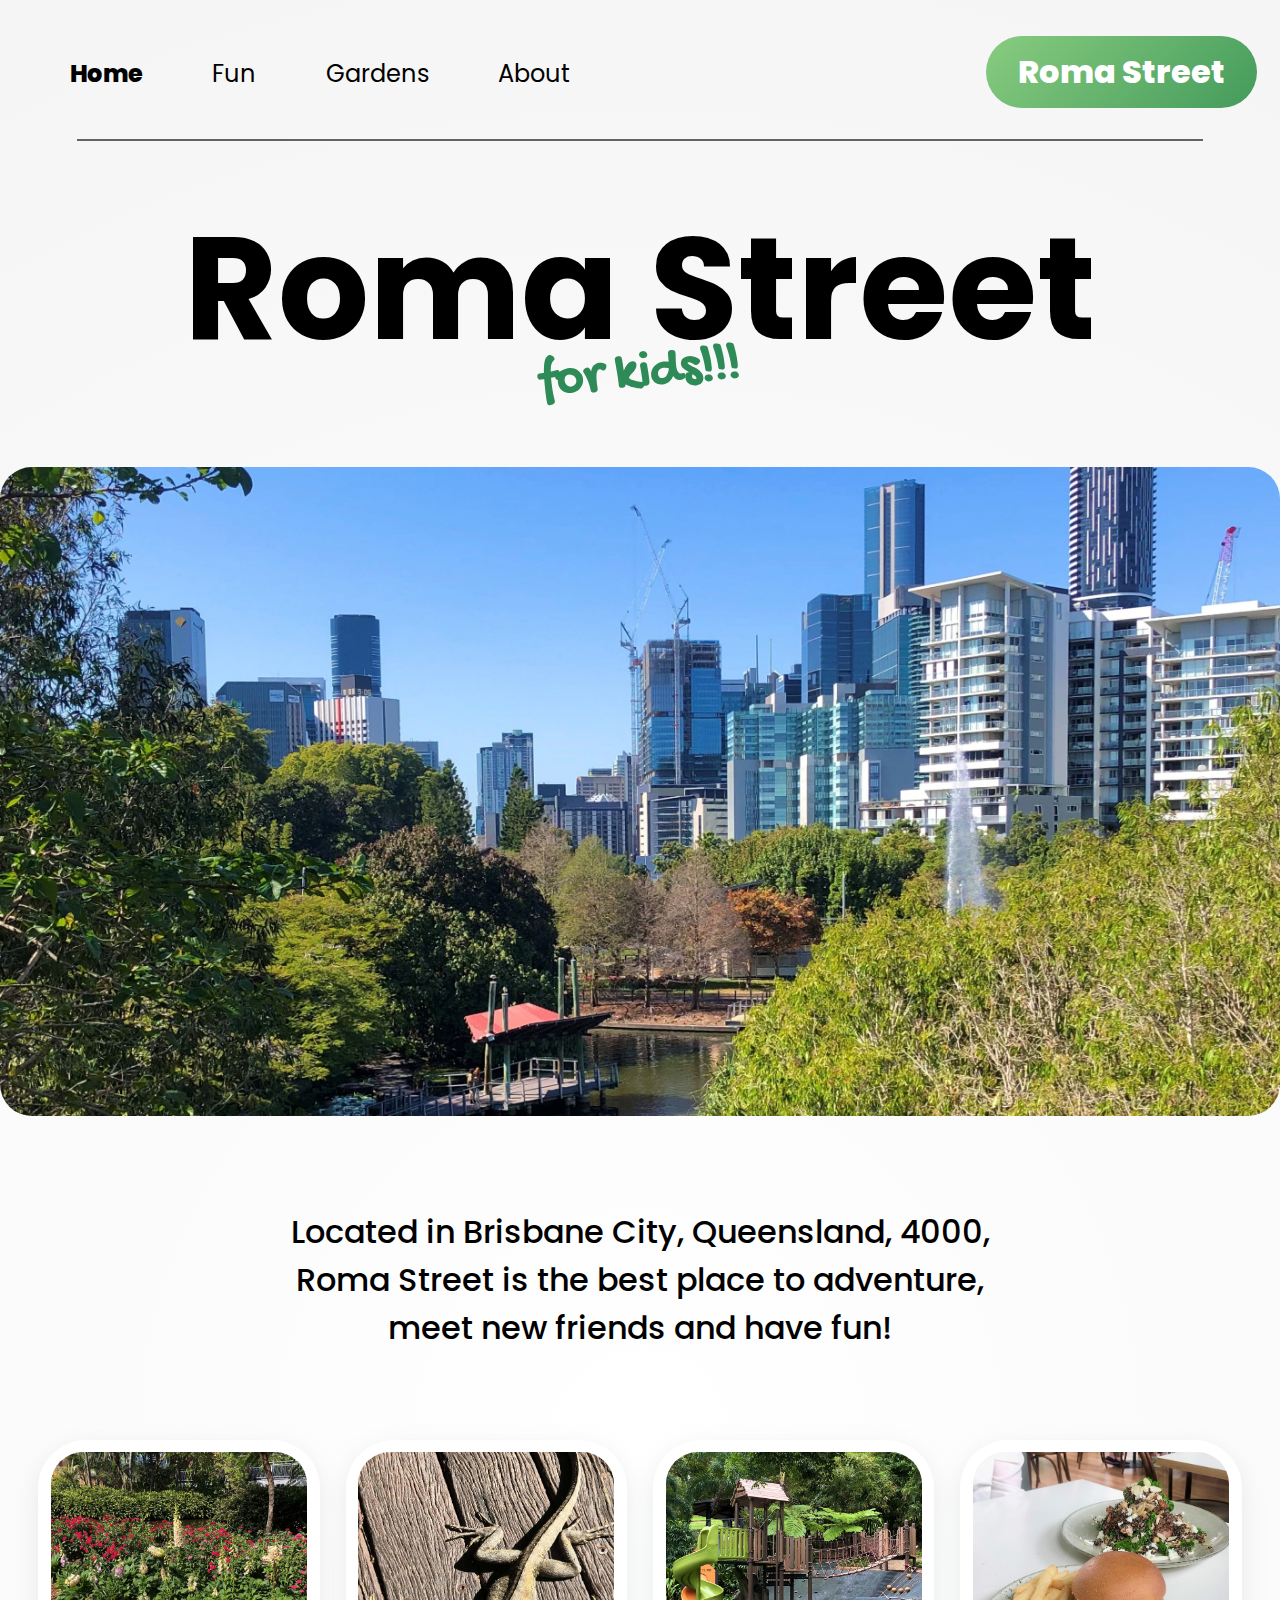
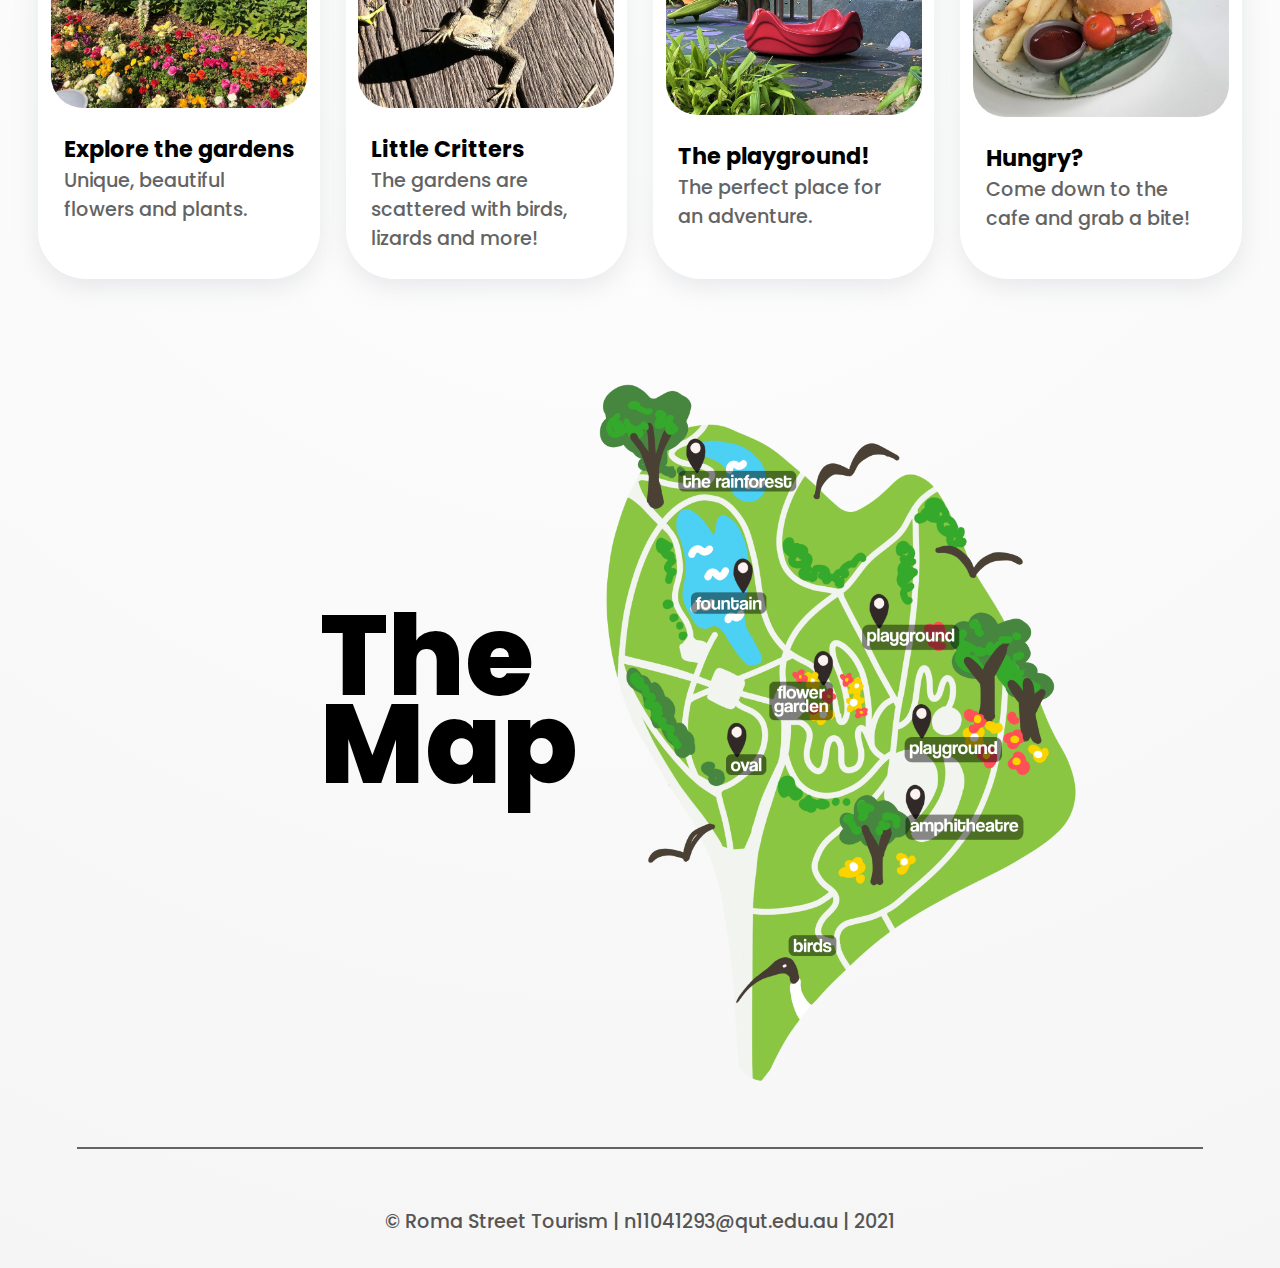
<file: index.html>
<!DOCTYPE html>

<html lang="en">

<head>
    <title> Roma Street For Kids </title>
    <meta charset="utf-8">
    <meta name="author" content="Sabrina Dragani">
    <meta name="description" content="Roma Street For Kids">
    <meta name="viewport" content="width=device-width, initial-scale=1.0">
    <link rel="stylesheet" href="Style/Style.css">
</head>

<body>
    <header>
        <nav>
            <ul>
                <li>
                    <a href="Home.html" aria-label="home button" class="btn">
                    <div class="indicate"><div class="name"> Home </div>
                    </div>
                    </a>
                </li>
                <li>
                    <a href="Fun.html" class="btn">
                        <div class="name"> Fun </div>
                    </a>
                </li>
                <li>
                    <a href="Gardens.html" class="btn">
                        <div class="name"> Gardens </div>
                    </a>
                </li>
                <li>
                    <a href= "About.html" aria-label="about page" class="btn">
                        <div class="name"> About </div>
                    </a>
                </li>
            </ul>
        <a href="Home.html">
            <div class="logo"> Roma Street </div></a>
        <div class ="line"></div>
        <div class="blank"></div>
        </nav>
        <div class="adjust-line-height">
            <h1> Roma Street </h1>
            <h3> for kids!!! </h3>
        </div>
    </header>
    <main>
        <article class= "fadein">
            <img src= "Images/city.jpg" alt="photo of city" class="mainphoto">
            <div class= "herotext"> Located in Brisbane City, Queensland, 4000, Roma Street is the best place to adventure, meet new friends and have fun! </div>
            <section class="cardrow">    
                <div class= "card">
                    <img src= "Images/flowers.jpg" alt="photo of flowers" class="photocollage">
                    <a href="Gardencategories/Flora.html"><p class= "title"> Explore the gardens </p>
                    <div class= "categorytabtext"> Unique, beautiful flowers and plants. </div></a>
                </div>

                <div class= "card">
                    <img src= "Images/lizard2.jpg" alt="photo of lizard" class="photocollage">
                    <a href="Funcategories/Wildlife.html"><p class = "title"> Little Critters </p>
                    <div class= "categorytabtext"> The gardens are scattered with birds, lizards and more! </div></a>
                </div>

                <div class= "card">
                    <img src= "Images/playground3.jpg" alt="photo of playground" class="photocollage">
                    <a href="Funcategories/Playground.html"><p class = "title"> The playground! </p>
                    <div class= "categorytabtext"> The perfect place for an adventure. </div></a>
                </div>

                <div class= "card">
                    <img src= "Images/food.jpg" alt="photo of food" class="photocollage">
                    <a href="Gardencategories/Cafe.html"><p class = "title"> Hungry? </p>  
                    <div class= "categorytabtext"> Come down to the cafe and grab a bite! </div></a>  
                </div>
            </section>
        </article>
            <div class="maptitle"> The Map </div>
            <div class="maptext"> A visual of the main attractions at Roma Street! </div>
            <img src="Images/map.png" alt="picture of map" class="map">
    </main>
    <div class="line"></div>
    <footer>
        © Roma Street Tourism | n11041293@qut.edu.au | 2021
    </footer>
</body>
</file>
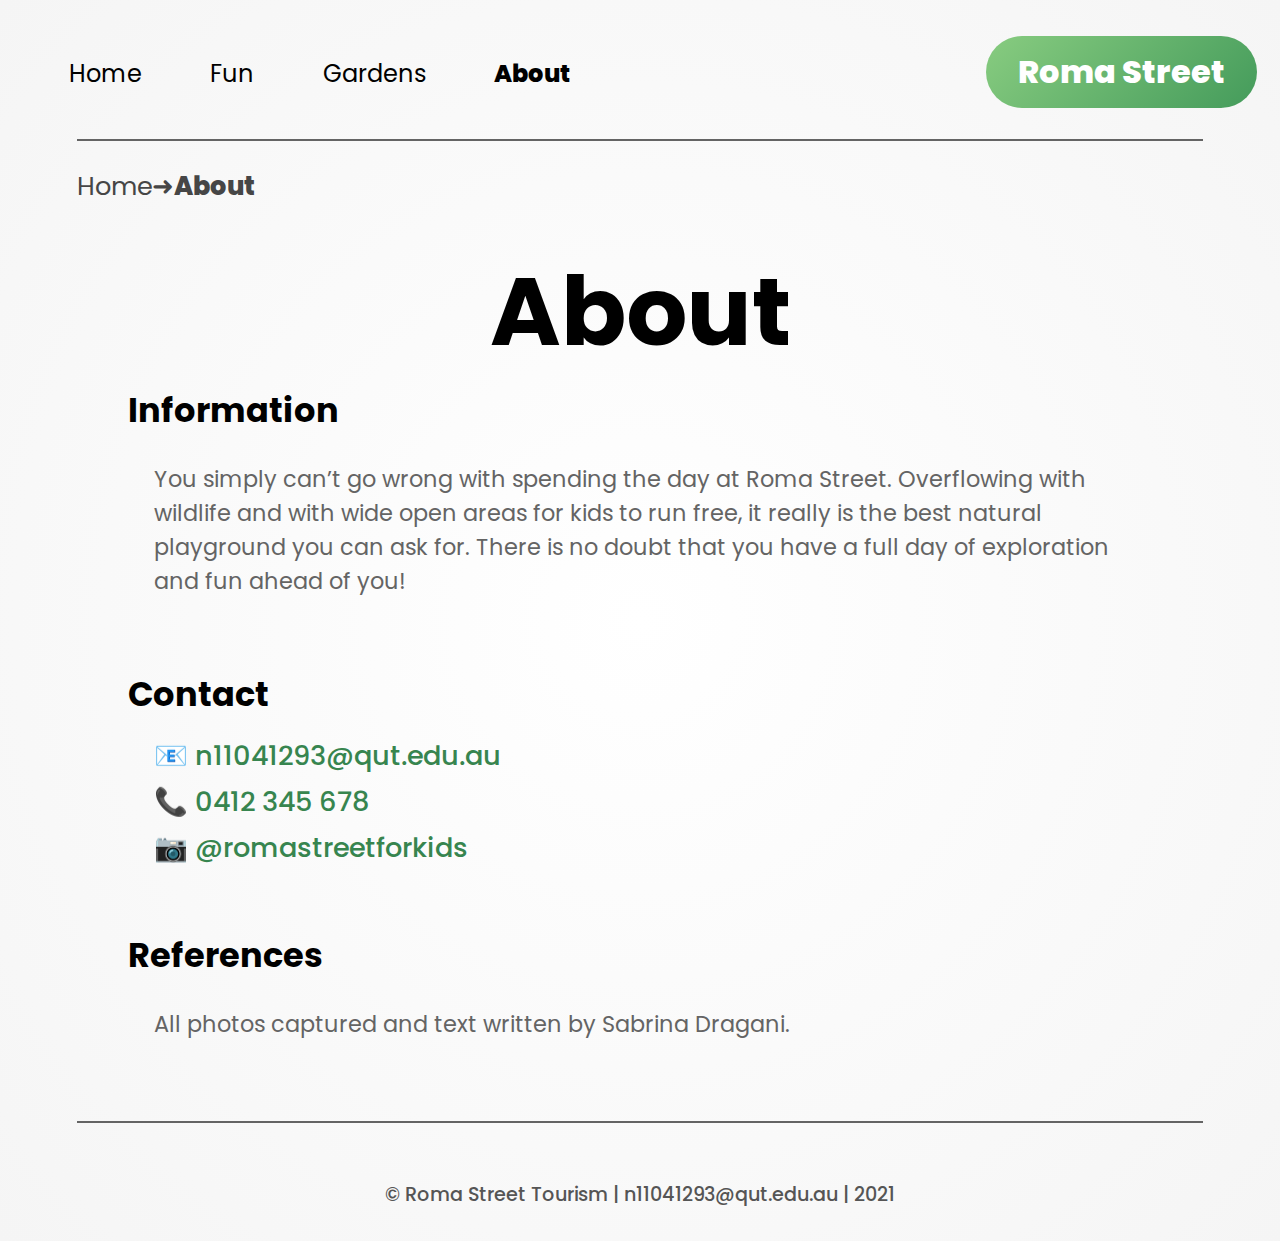
<file: About.html>
<!DOCTYPE html>

<html lang="en">

<head>
    <title> Roma Street For Kids </title>
    <meta charset="utf-8">
    <meta name="author" content="Sabrina Dragani">
    <meta name="description" content="Roma Street For Kids">
    <meta name="viewport" content="width=device-width, initial-scale=1.0">
    <link rel="stylesheet" href="Style/Style.css">
</head>

<body>
    <header>
        <nav>
            <ul>
                <li>
                    <a href="Home.html" aria-label="home button" class="btn">
                        <div class="name"> Home </div>
                    </a>
                </li>
                <li>
                    <a href="Fun.html" aria-label="fun" class="btn">
                        <div class="name"> Fun </div>
                    </a>
                </li>
                <li>
                    <a href="Gardens.html" aria-label="gardens" class="btn">
                        <div class="name"> Gardens </div>
                    </a>
                </li>
                <li>
                    <a href= "About.html" aria-label="about page" class="btn">
                        <div class="indicate"><div class="name"> About </div>
                    </div>
                    </a>
                </li>
            </ul>
        <a href="Home.html">
            <div class="logo"> Roma Street </div></a>
        <div class ="line"></div>
        </nav>
            <ol>
                <li><a href="Home.html" aria-label="home breadcrumb link"> Home➜ </a></li>
                <li class="indicate" aria-label="about breadcrumb link"><a href="About.html"> About </a></li>
            </ol>
        <div class="blank"></div>
        <h1 class="h1edit"> About </h1>
    </header>
    <main>
        <p class="abouttitle"> Information </p>
            <p class="abouttext"> You simply can’t go wrong with spending the day at Roma Street.  Overflowing with wildlife and with wide open areas for kids to run free, it really is the best natural playground you can ask for.  There is no doubt that you have a full day of exploration and fun ahead of you!  </p>
            <div class="blank"></div>
        <p class="abouttitle"> Contact </p>
            <a href="mailto:n11041293@qut.edu.au/"><p class="abouttextcontact"> 📧 n11041293@qut.edu.au </p></a>
            <a href="tel:0412345678"><p class="abouttextcontact"> 📞 0412 345 678 </p></a>
            <a href="https://www.instagram.com/"><p class="abouttextcontact"> 📷 @romastreetforkids </p></a>
            <div class="blank"></div>
        <p class="abouttitle">References</p>
            <p class="abouttext"> All photos captured and text written by Sabrina Dragani.</p>
            <div class="blank"></div>
        </main>
    <div class="line"></div>
    <footer>
        © Roma Street Tourism | n11041293@qut.edu.au | 2021
    </footer>
</body>
</file>
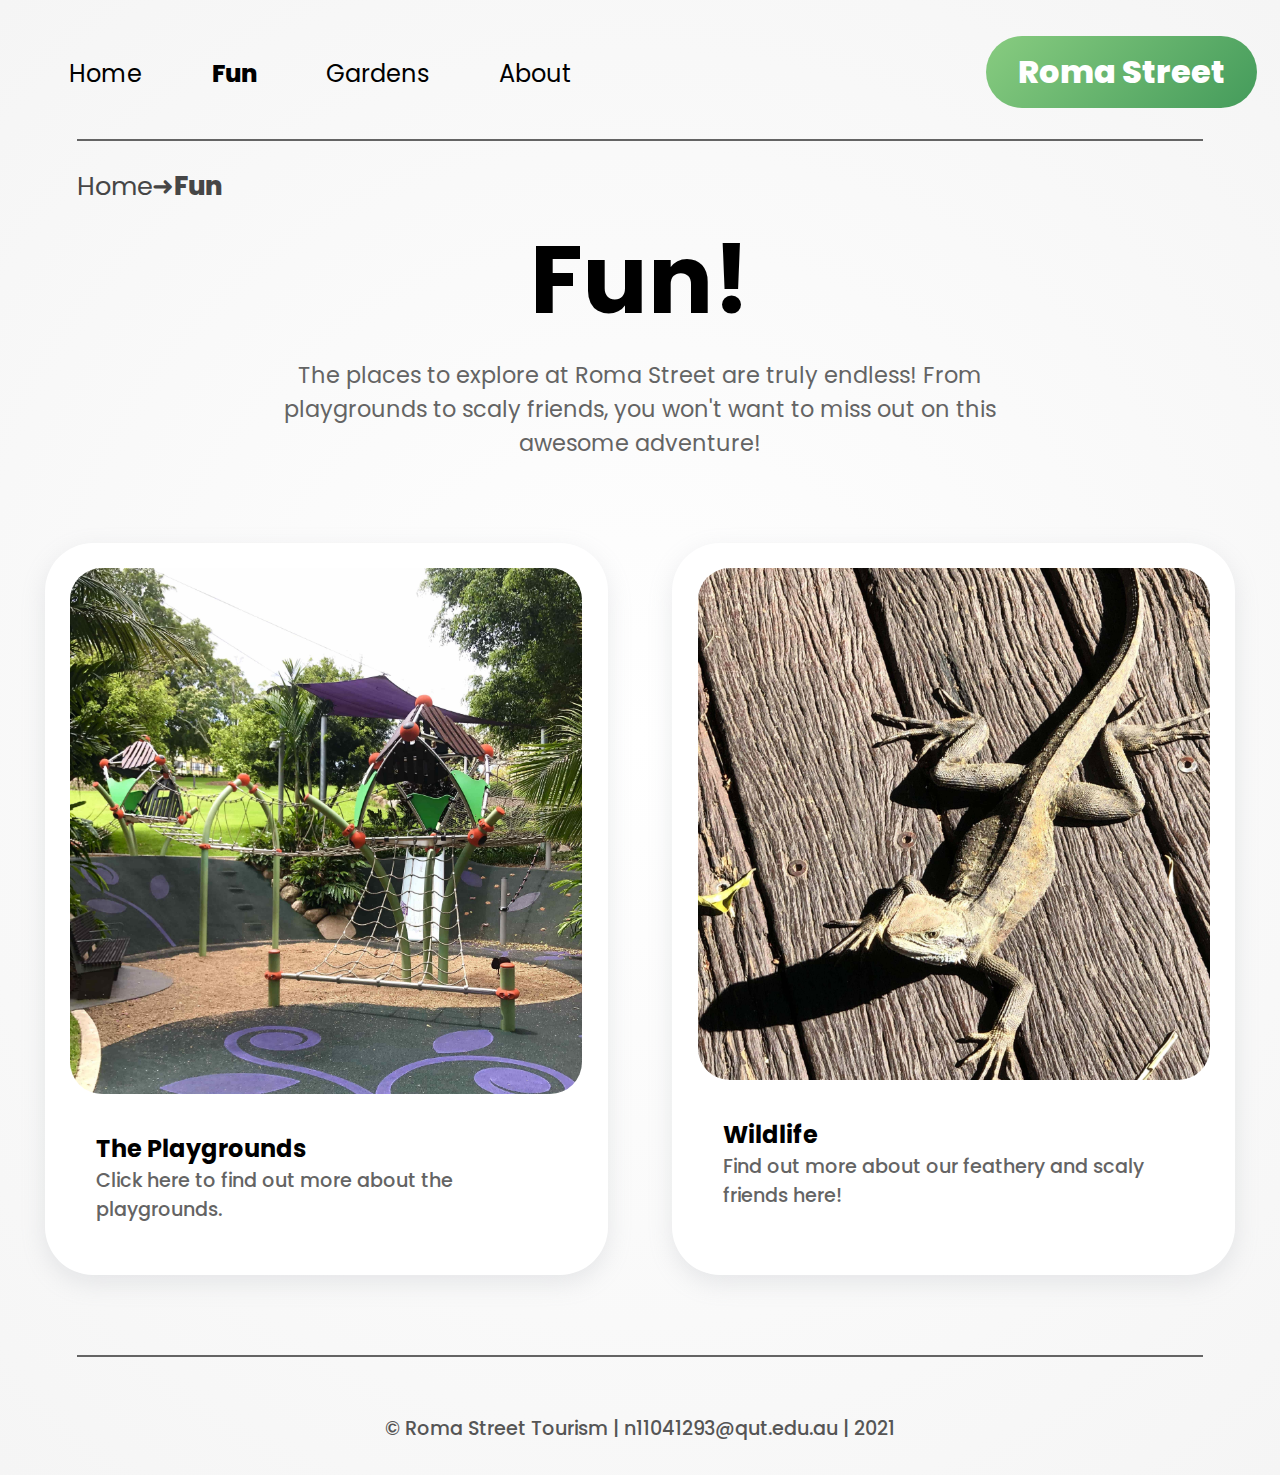
<file: Fun.html>
<!DOCTYPE html>

<html lang="en">

<head>
    <title> Roma Street For Kids </title>
    <meta charset="utf-8">
    <meta name="author" content="Sabrina Dragani">
    <meta name="description" content="Roma Street For Kids">
    <meta name="viewport" content="width=device-width, initial-scale=1.0">
    <link rel="stylesheet" href="Style/Style.css">
</head>

<body>
    <header>
        <nav>
            <ul>
                <li>
                    <a href="Home.html" aria-label="home button" class="btn">
                        <div class="name"> Home </div>
                    </a>
                </li>
                <li>
                    <a href="Fun.html" class="btn">
                        <div class="indicate"><div class="name"> Fun </div>
                    </div>
                    </a>
                </li>
                <li>
                    <a href="Gardens.html" class="btn">
                        <div class="name"> Gardens </div>
                    </a>
                </li>
                <li>
                    <a href= "About.html" aria-label="about page" class="btn">
                        <div class="name"> About </div>
                    </a>
                </li>
            </ul>
        <a href="Home.html">
            <div class="logo"> Roma Street </div></a>
        <div class ="line"></div>
        </nav>
            <ol>
                <li><a href="Home.html" aria-label="home breadcrumb link"> Home➜ </a></li>
                <li class="indicate"><a href="Fun.html" aria-label="fun breadcrumb link"> Fun </a></li>
            </ol>
    </header>
    <main>
    <h1 class= "h1edit"> Fun! </h1>
    <div class = "categorytext"> The places to explore at Roma Street are truly endless! From playgrounds to scaly friends, you won't want to miss out on this awesome adventure! </div>
        <article class= "fadein">
            <section class="categorycardrow">    
                <div class= "categorycard">
                    <img src= "Images/playground.jpg" alt="photo of playground" class="photocollage">
                    <a href="Funcategories/Playground.html"><p class= "categorytitle"> The Playgrounds </p>
                    <div class= "categorytabtext"> Click here to find out more about the playgrounds. </div></a>
                </div>
                <div class= "categorycard">
                    <img src= "Images/lizard2.jpg" alt="photo of lizard" class="photocollage">
                    <a href="Funcategories/Wildlife.html"><p class = "categorytitle"> Wildlife </p>
                    <div class= "categorytabtext"> Find out more about our feathery and scaly friends here! </div></a>
                </div>
            </section>
        </article>
    </main>
    <div class="line"></div>
    <footer>
        © Roma Street Tourism | n11041293@qut.edu.au | 2021
    </footer>
</body>
</file>
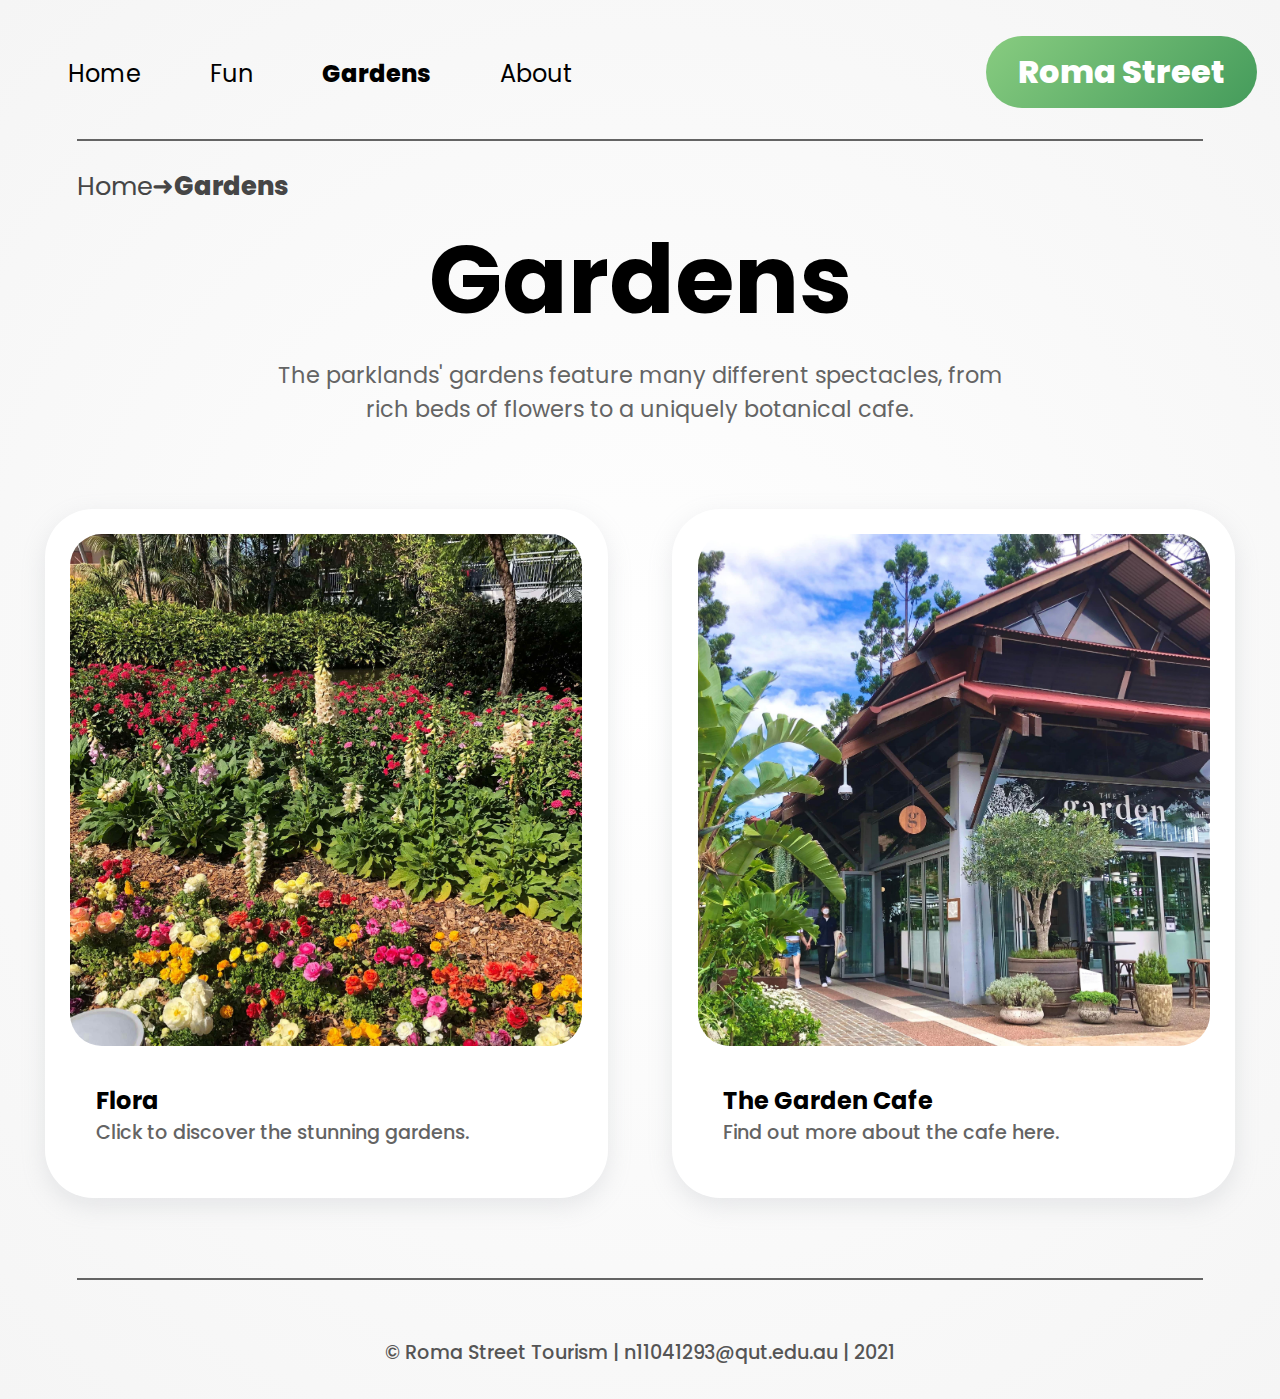
<file: Gardens.html>
<!DOCTYPE html>

<html lang="en">

<head>
    <title> Roma Street For Kids </title>
    <meta charset="utf-8">
    <meta name="author" content="Sabrina Dragani">
    <meta name="description" content="Roma Street For Kids">
    <meta name="viewport" content="width=device-width, initial-scale=1.0">
    <link rel="stylesheet" href="Style/Style.css">
</head>

<body>
    <header>
        <nav>
            <ul>
                <li>
                    <a href="Home.html" aria-label="home button" class="btn">
                        <div class="name"> Home </div>
                    </a>
                </li>
                <li>
                    <a href="Fun.html" class="btn">
                        <div class="name"> Fun </div>
                    </a>
                </li>
                <li>
                    <a href="Gardens.html" class="btn">
                        <div class="indicate"><div class="name"> Gardens </div>
                        </div>
                    </a>
                </li>
                <li>
                    <a href= "About.html" aria-label="about page" class="btn">
                        <div class="name"> About </div>
                    </a>
                </li>
            </ul>
        <a href="Home.html">
            <div class="logo"> Roma Street </div></a>
        <div class="line"></div>
        </nav>
            <ol>
                <li><a href="Home.html" aria-label="home breadcrumb link"> Home➜ </a></li>
                <li class="indicate"><a href="Gardens.html" aria-label="gardens breadcrumb link"> Gardens </a></li>
            </ol>
    </header>
    <main>
    <h1 class= "h1edit"> Gardens </h1>
    <div class = "categorytext"> The parklands' gardens feature many different spectacles, from rich beds of flowers to a uniquely botanical cafe. </div>
        <article class= "fadein">
            <section class="categorycardrow">    
                <div class= "categorycard">
                    <img src= "Images/flowers.jpg" alt="photo of flowers" class="photocollage">
                    <a href="Gardencategories/Flora.html"><p class= "categorytitle"> Flora </p>
                    <div class= "categorytabtext"> Click to discover the stunning gardens. </div></a>
                </div>
                <div class= "categorycard">
                    <img src= "Images/gardencafe4.jpg" alt="photo of cafe" class="photocollage">
                    <a href="Gardencategories/Cafe.html"><p class = "categorytitle"> The Garden Cafe </p>
                    <div class= "categorytabtext"> Find out more about the cafe here. </div></a>
                </div>
            </section>
        </article>
    </main>
    <div class="line"></div>
    <footer>
        © Roma Street Tourism | n11041293@qut.edu.au | 2021
    </footer>
</body>
</file>
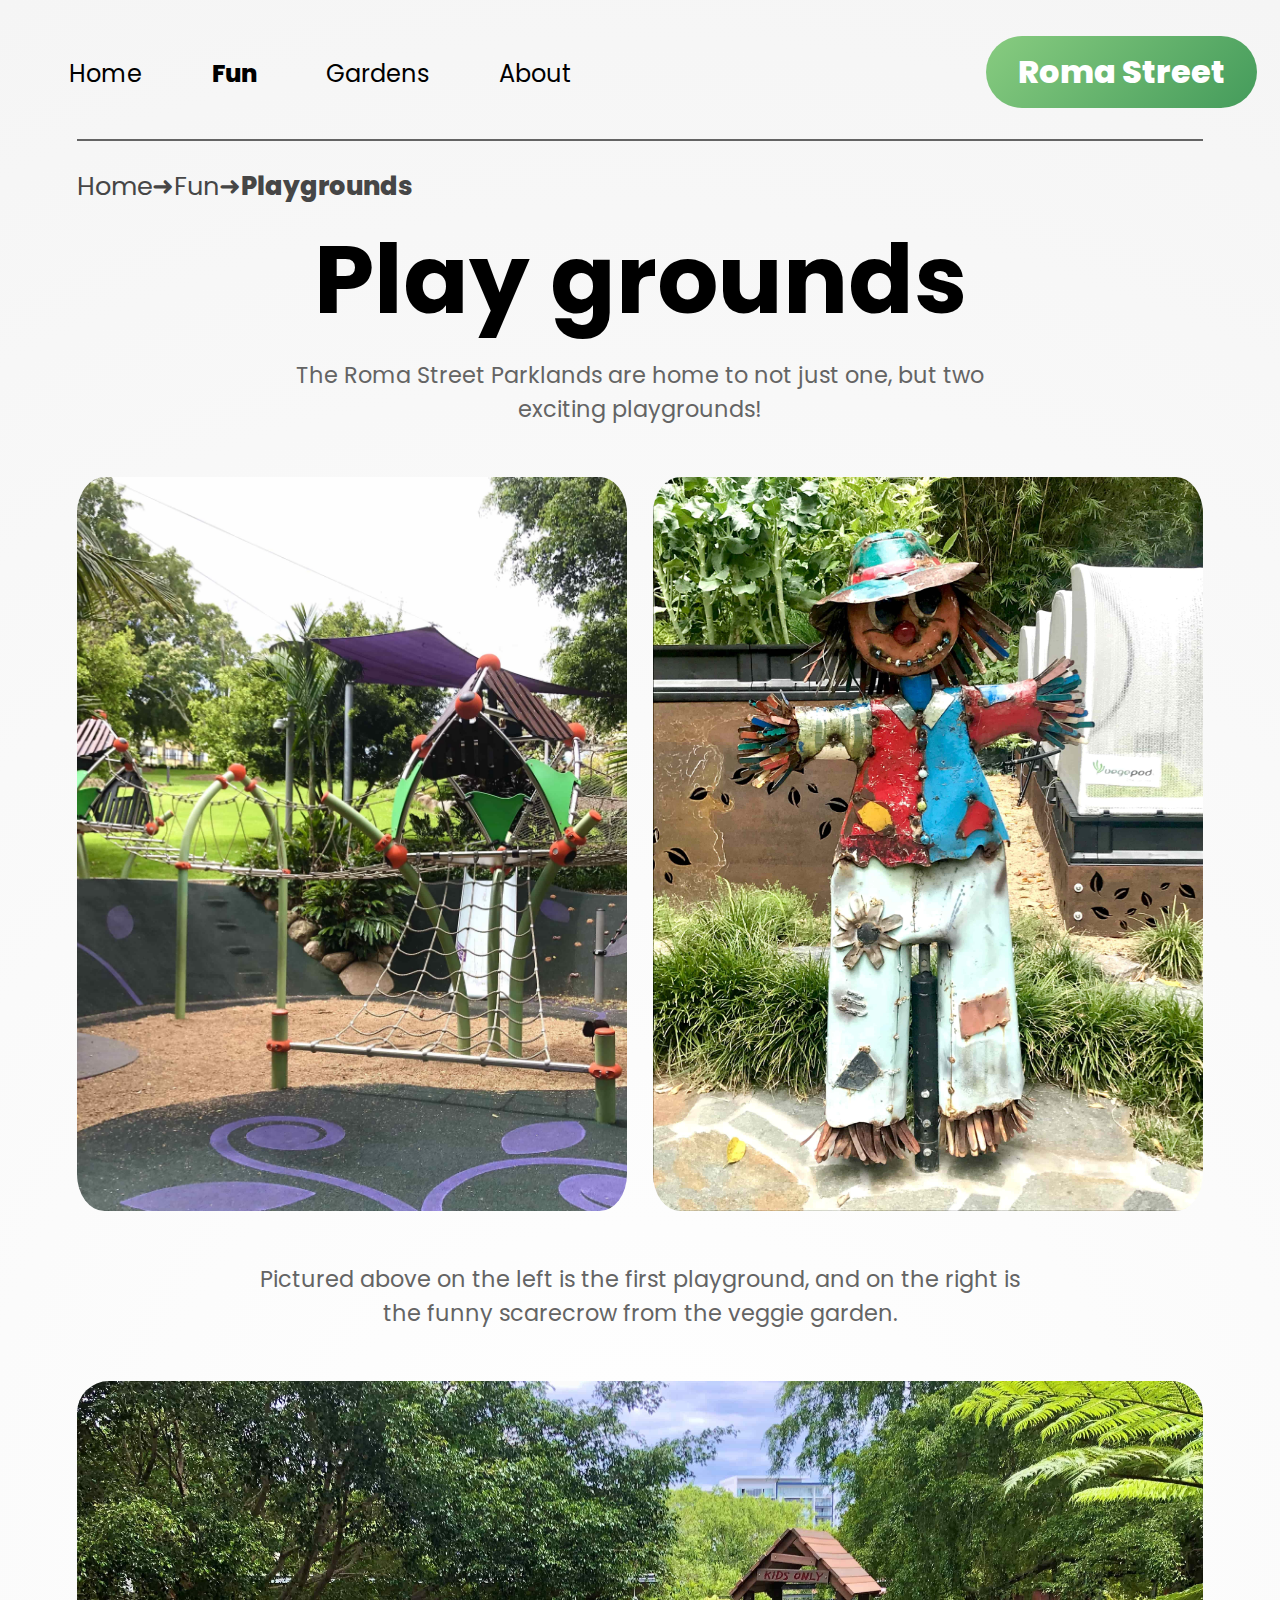
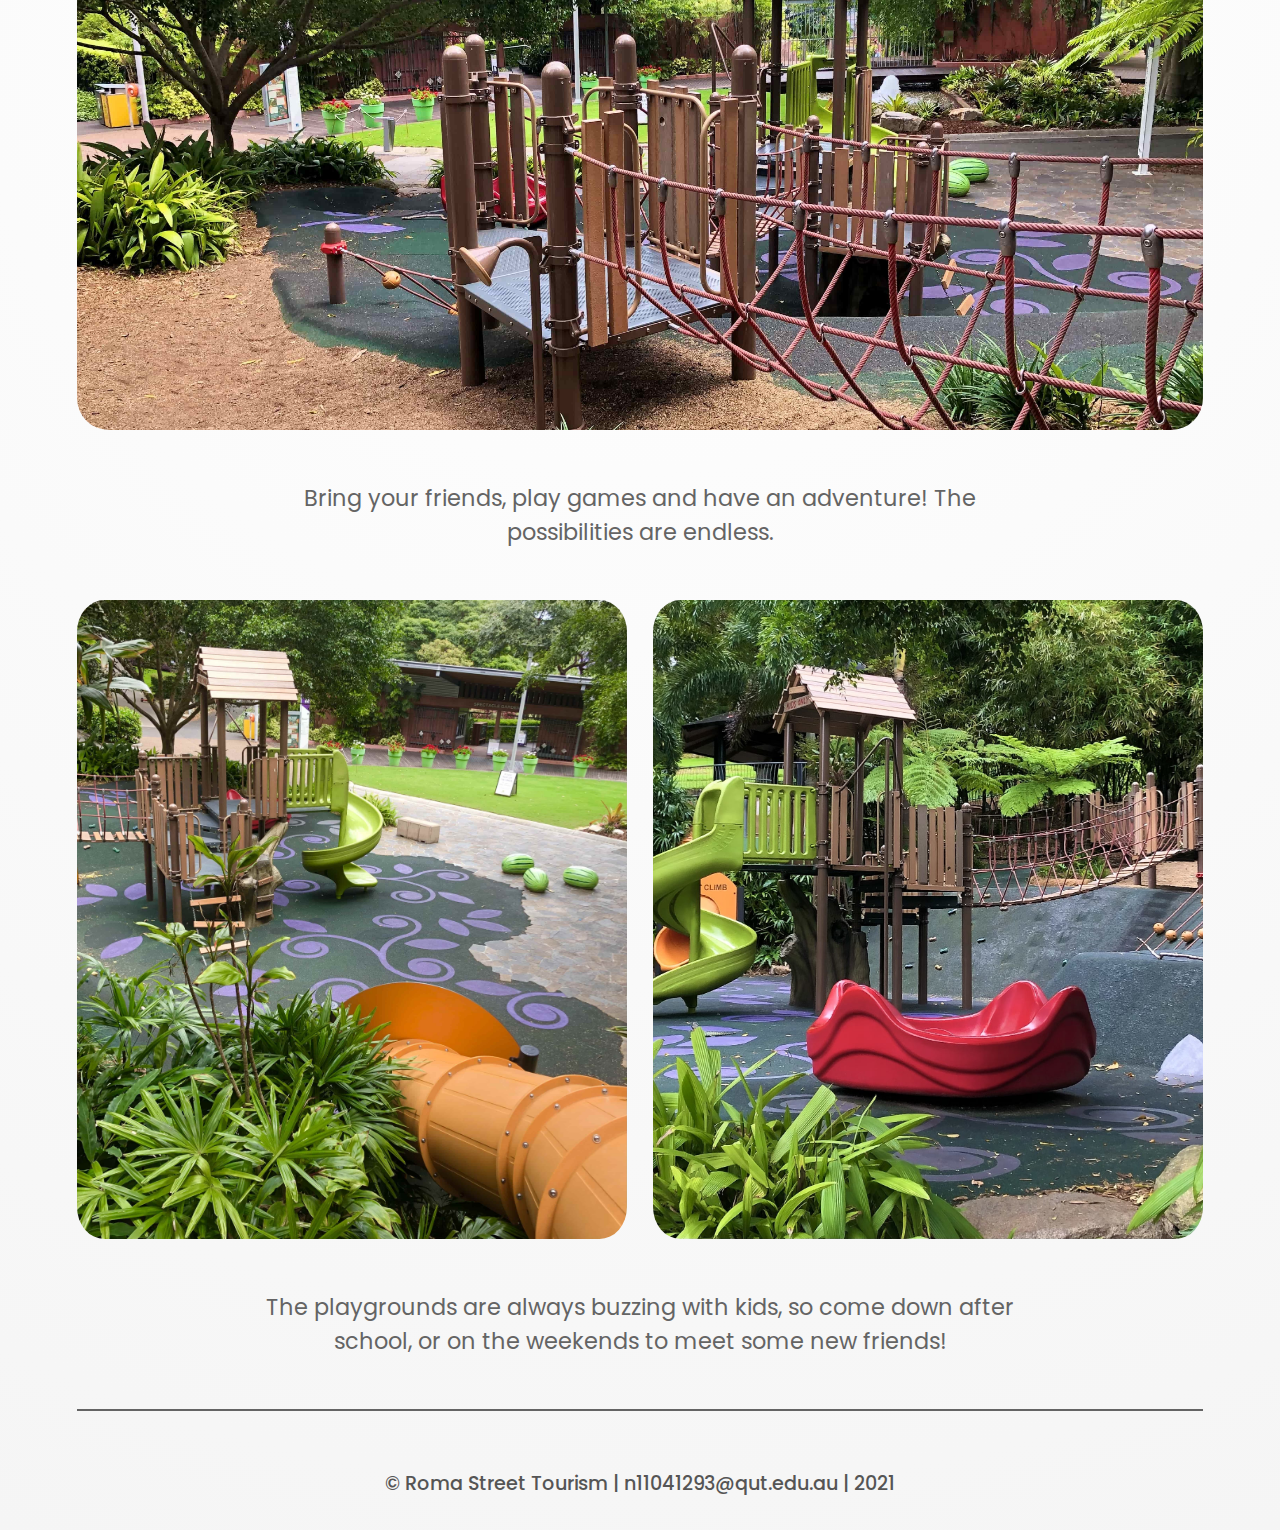
<file: Funcategories/Playground.html>
<!DOCTYPE html>

<html lang="en">

<head>
    <title> Roma Street For Kids </title>
    <meta charset="utf-8">
    <meta name="author" content="Sabrina Dragani">
    <meta name="description" content="Roma Street For Kids">
    <meta name="viewport" content="width=device-width, initial-scale=1.0">
    <link rel="stylesheet" href="../Style/Style.css">
</head>

<body>
    <header>
        <nav>
            <ul>
                <li>
                    <a href="../Home.html" aria-label="home button" class="btn">
                        <div class="name"> Home </div>
                    </a>
                </li>
                <li>
                    <a href="../Fun.html" class="btn">
                        <div class="indicate"><div class="name"> Fun </div>
                    </div>
                    </a>
                </li>
                <li>
                    <a href="../Gardens.html" class="btn">
                        <div class="name"> Gardens </div>
                    </a>
                </li>
                <li>
                    <a href="../About.html" aria-label="about page" class="btn">
                        <div class="name"> About </div>
                    </a>
                </li>
            </ul>
        <a href="../Home.html">
            <div class="logo"> Roma Street </div></a>
        <div class ="line"></div>
        </nav>
            <ol>
                <li><a href="../Home.html" aria-label="home breadcrumb link"> Home➜ </a></li>
                <li><a href="../Fun.html" aria-label="fun breadcrumb link"> Fun➜ </a></li>
                <li class="indicate"><a href="Playground.html" aria-label="playground breadcrumb link"> Playgrounds </a></li>
            </ol>
    </header>
  <main>
    <h1 class= "h1edit"> Play grounds </h1>
    <div class = "categorytext"> The Roma Street Parklands are home to not just one, but two exciting playgrounds! </div>
    <article class= "fadein">
        <div class="categoryphotolist">
            <img src="../Images/playground.jpg" alt="photo of playground" class="categoryphotoindividual ">
            <img src="../Images/scarecrow.jpg" alt="photo of scarecrow" class="categoryphotoindividual ">
        </div>
    </article>
    <div class="categorytext"> Pictured above on the left is the first playground, and on the right is the funny scarecrow from the veggie garden. </div>
    <article class= "fadein">
        <div class="categoryphotolist">
            <img src="../Images/playground4.jpg" alt="second photo of playground" class="landscapephoto">
        </div>
    </article>
    <div class="categorytext"> Bring your friends, play games and have an adventure! The possibilities are endless. </div>
    <article class= "fadein">
        <div class="categoryphotolist">
            <img src="../Images/playground2.jpg" alt="third photo of playground" class="categoryphotoindividual ">
            <img src="../Images/playground3.jpg" alt="fourth photo of playground" class="categoryphotoindividual ">
        </div>
    </article>
    <div class="categorytext"> The playgrounds are always buzzing with kids, so come down after school, or on the weekends to meet some new friends! </div>
  </main>
<div class="line"></div>
    <footer>
        © Roma Street Tourism | n11041293@qut.edu.au | 2021
    </footer>
</body>
</file>
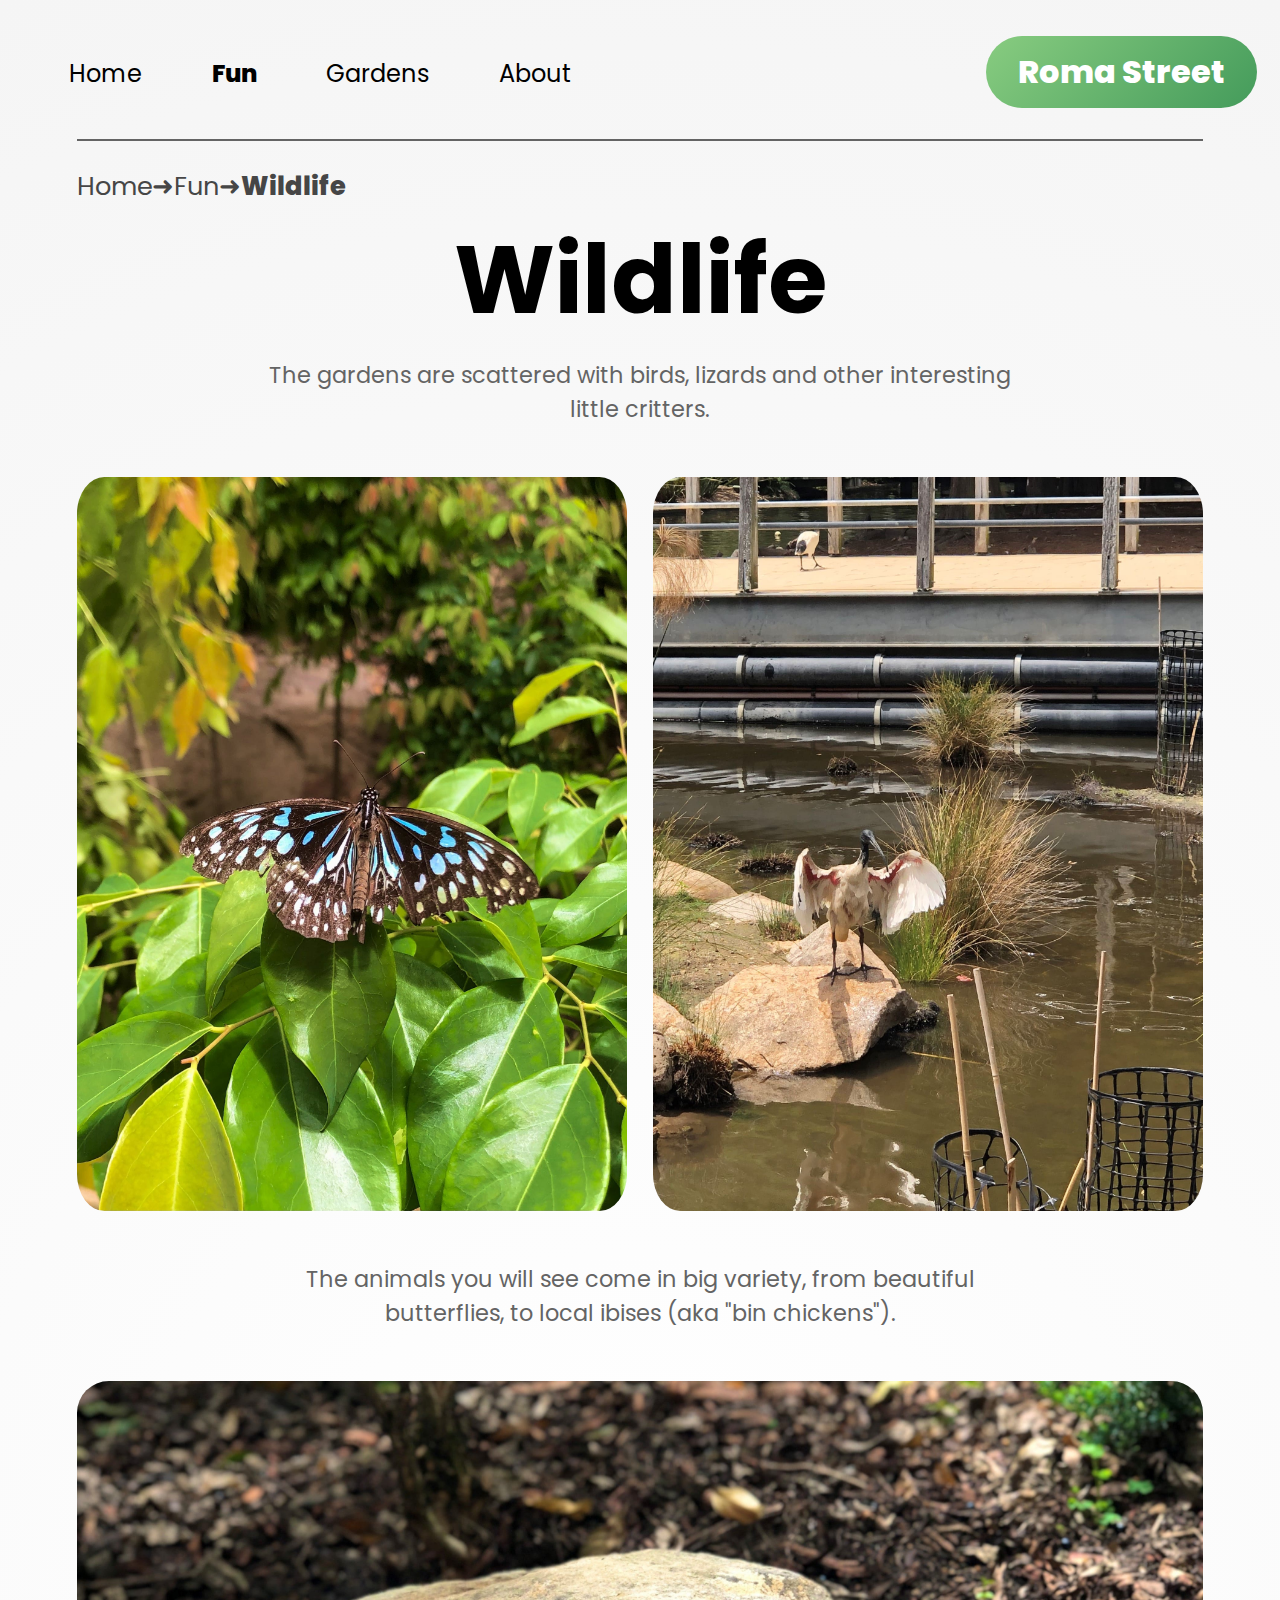
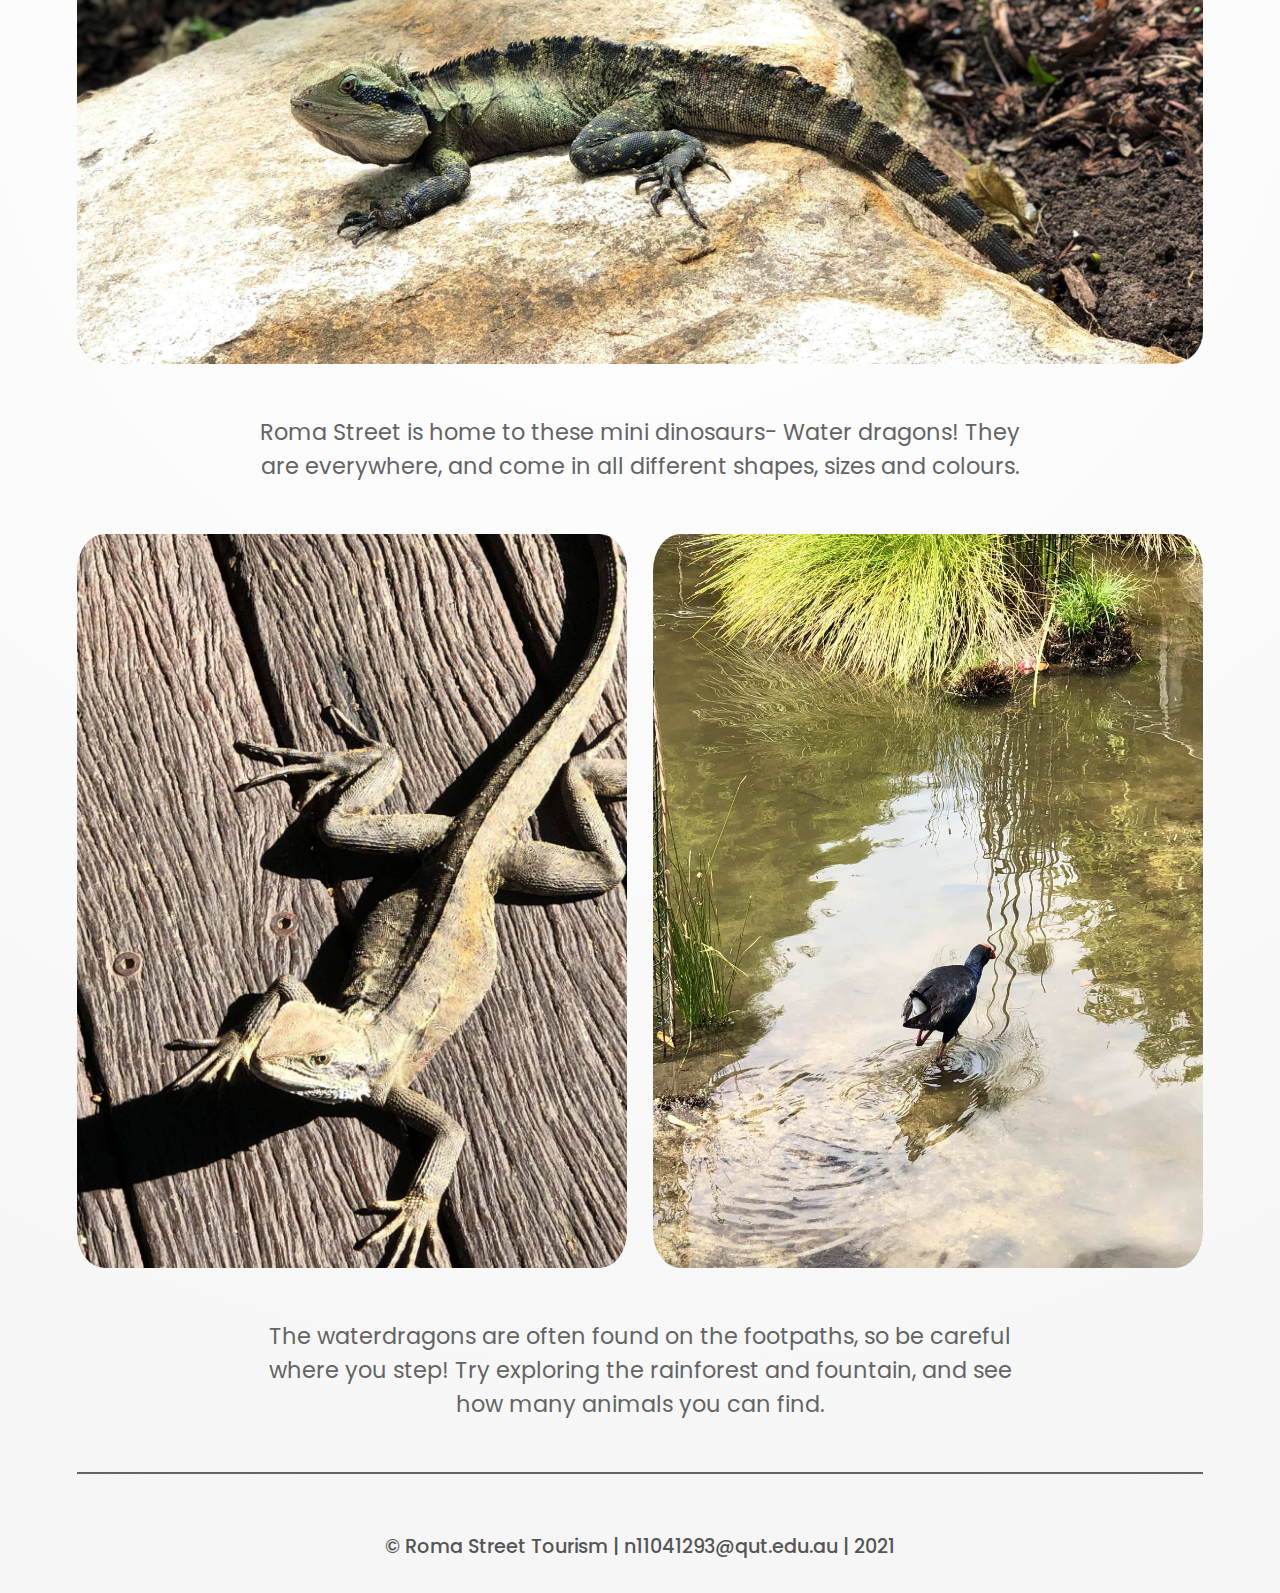
<file: Funcategories/Wildlife.html>
<!DOCTYPE html>

<html lang="en">

<head>
    <title> Roma Street For Kids </title>
    <meta charset="utf-8">
    <meta name="author" content="Sabrina Dragani">
    <meta name="description" content="Roma Street For Kids">
    <meta name="viewport" content="width=device-width, initial-scale=1.0">
    <link rel="stylesheet" href="../Style/Style.css">
</head>

<body>
    <header>
        <nav>
            <ul>
                <li>
                    <a href="../Home.html" aria-label="home button" class="btn">
                        <div class="name" aria-label="Home"> Home </div>
                    </a>
                </li>
                <li>
                    <a href="../Fun.html" class="btn">
                        <div class="indicate"><div class="name" aria-label="Fun"> Fun </div>
                        </div>
                    </a>
                </li>
                <li>
                    <a href="../Gardens.html" class="btn">
                        <div class="name" aria-label="Gardens"> Gardens </div>
                    </a>
                </li>
                <li>
                    <a href="../About.html" aria-label="about page" class="btn">
                        <div class="name" aria-label="About"> About </div>
                    </a>
                </li>
            </ul>
        <a href="../Home.html">
            <div class="logo"> Roma Street </div></a>
        <div class ="line"></div>
        </nav>
            <ol>
                <li><a href="../Home.html" aria-label="home breadcrumb link"> Home➜ </a></li>
                <li><a href="../Fun.html" aria-label="fun breadcrumb link"> Fun➜ </a></li>
                <li class="indicate"><a href="Wildlife.html" aria-label="wildlife breadcrumb link"> Wildlife </a></li>
            </ol>
    </header>
  <main>
    <h1 class= "h1edit" aria-label="Wildlife"> Wildlife </h1>
    <div class = "categorytext"> The gardens are scattered with birds, lizards and other interesting little critters. </div>
    <article class= "fadein">
        <div class="categoryphotolist">
            <img src="../Images/butterfly.jpg" alt="photo of butterfly" class="categoryphotoindividual ">
            <img src="../Images/ibis.jpg" alt="photo of ibis" class="categoryphotoindividual ">
        </div>
    </article>
    <div class="categorytext"> The animals you will see come in big variety, from beautiful butterflies, to local ibises (aka "bin chickens"). </div>
    <article class= "fadein">
        <div class="categoryphotolist">
            <img src="../Images/lizard.jpg" alt="photo of lizard" class="landscapephoto">
        </div>
    </article>
    <div class="categorytext"> Roma Street is home to these mini dinosaurs- Water dragons! They are everywhere, and come in all different shapes, sizes and colours. </div>
    <article class= "fadein">
        <div class="categoryphotolist">
            <img src="../Images/lizard2.jpg" alt="second photo of lizard" class="categoryphotoindividual ">
            <img src="../Images/bird.jpg" alt="photo of bird" class="categoryphotoindividual ">
        </div>
    </article>
    <div class="categorytext"> The waterdragons are often found on the footpaths, so be careful where you step! Try exploring the rainforest and fountain, and see how many animals you can find. </div>
  </main>
<div class="line"></div>
    <footer>
        © Roma Street Tourism | n11041293@qut.edu.au | 2021
    </footer>
</body>
</file>
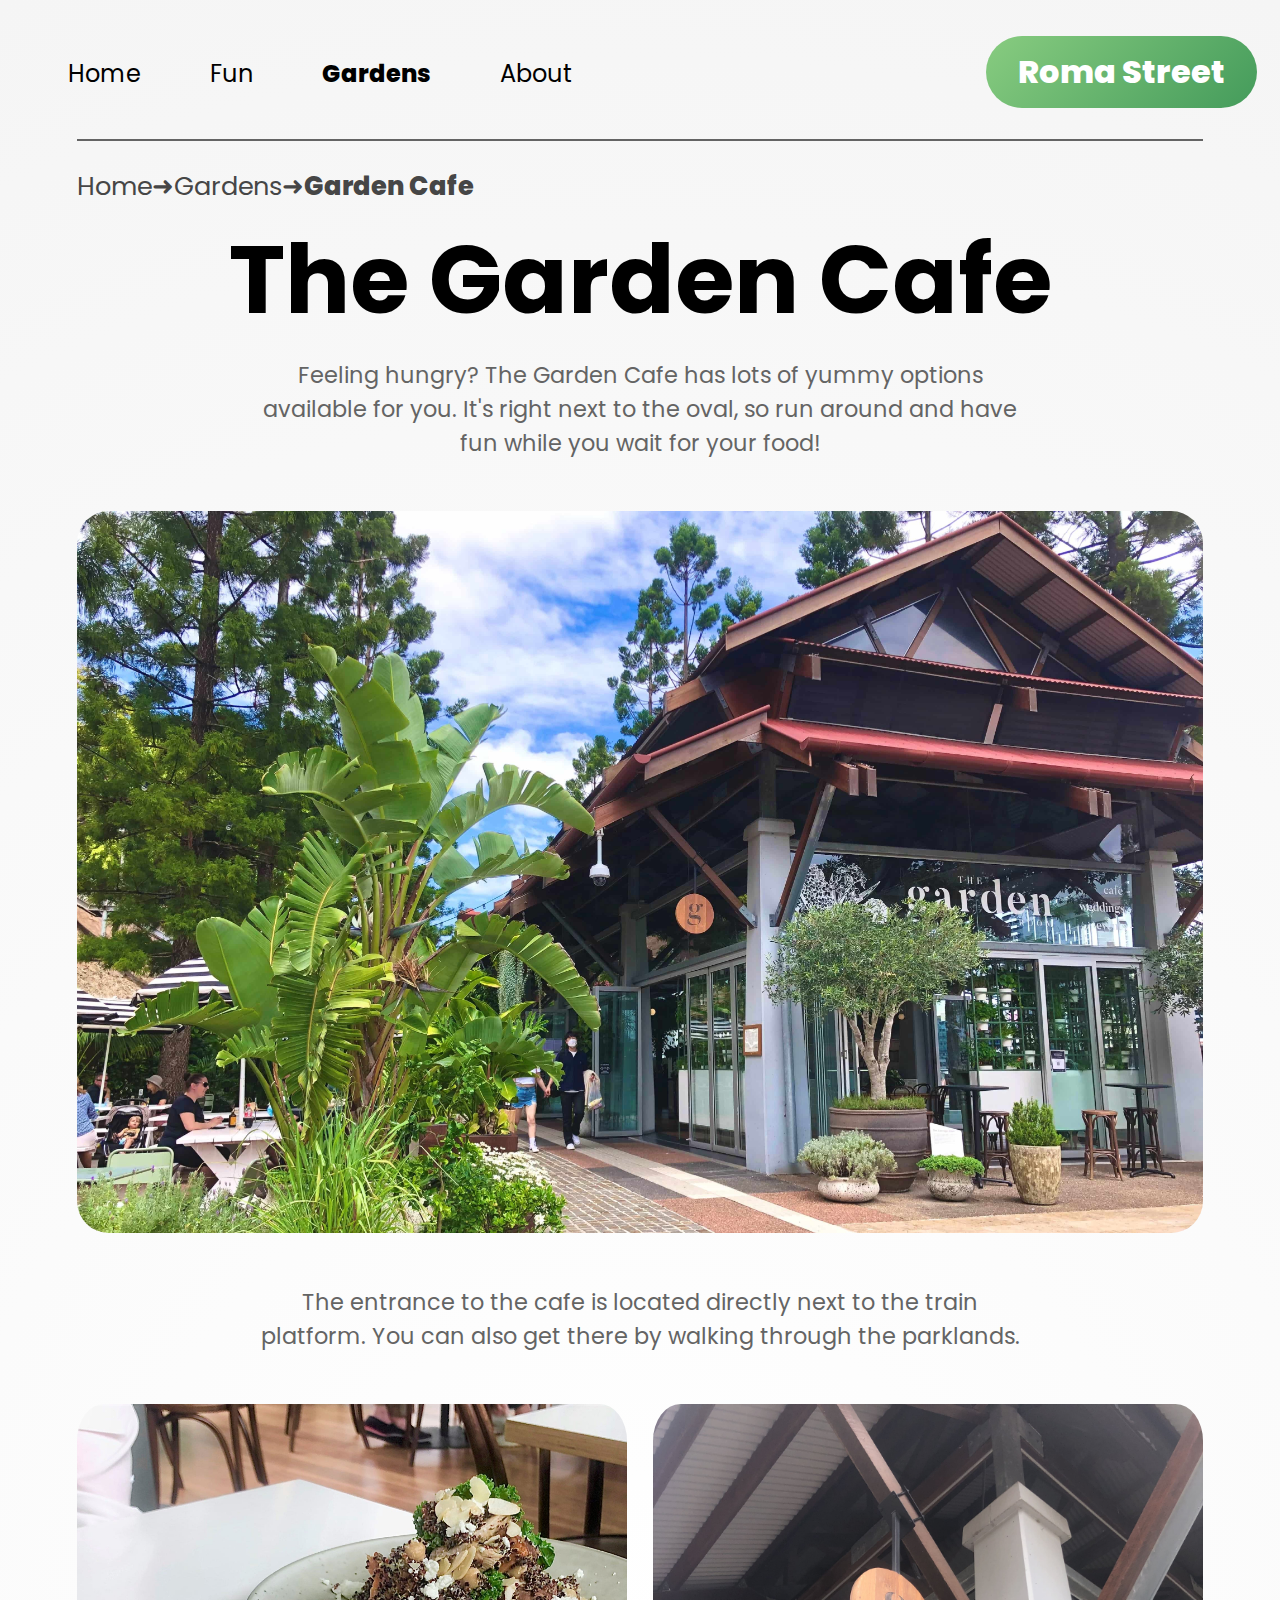
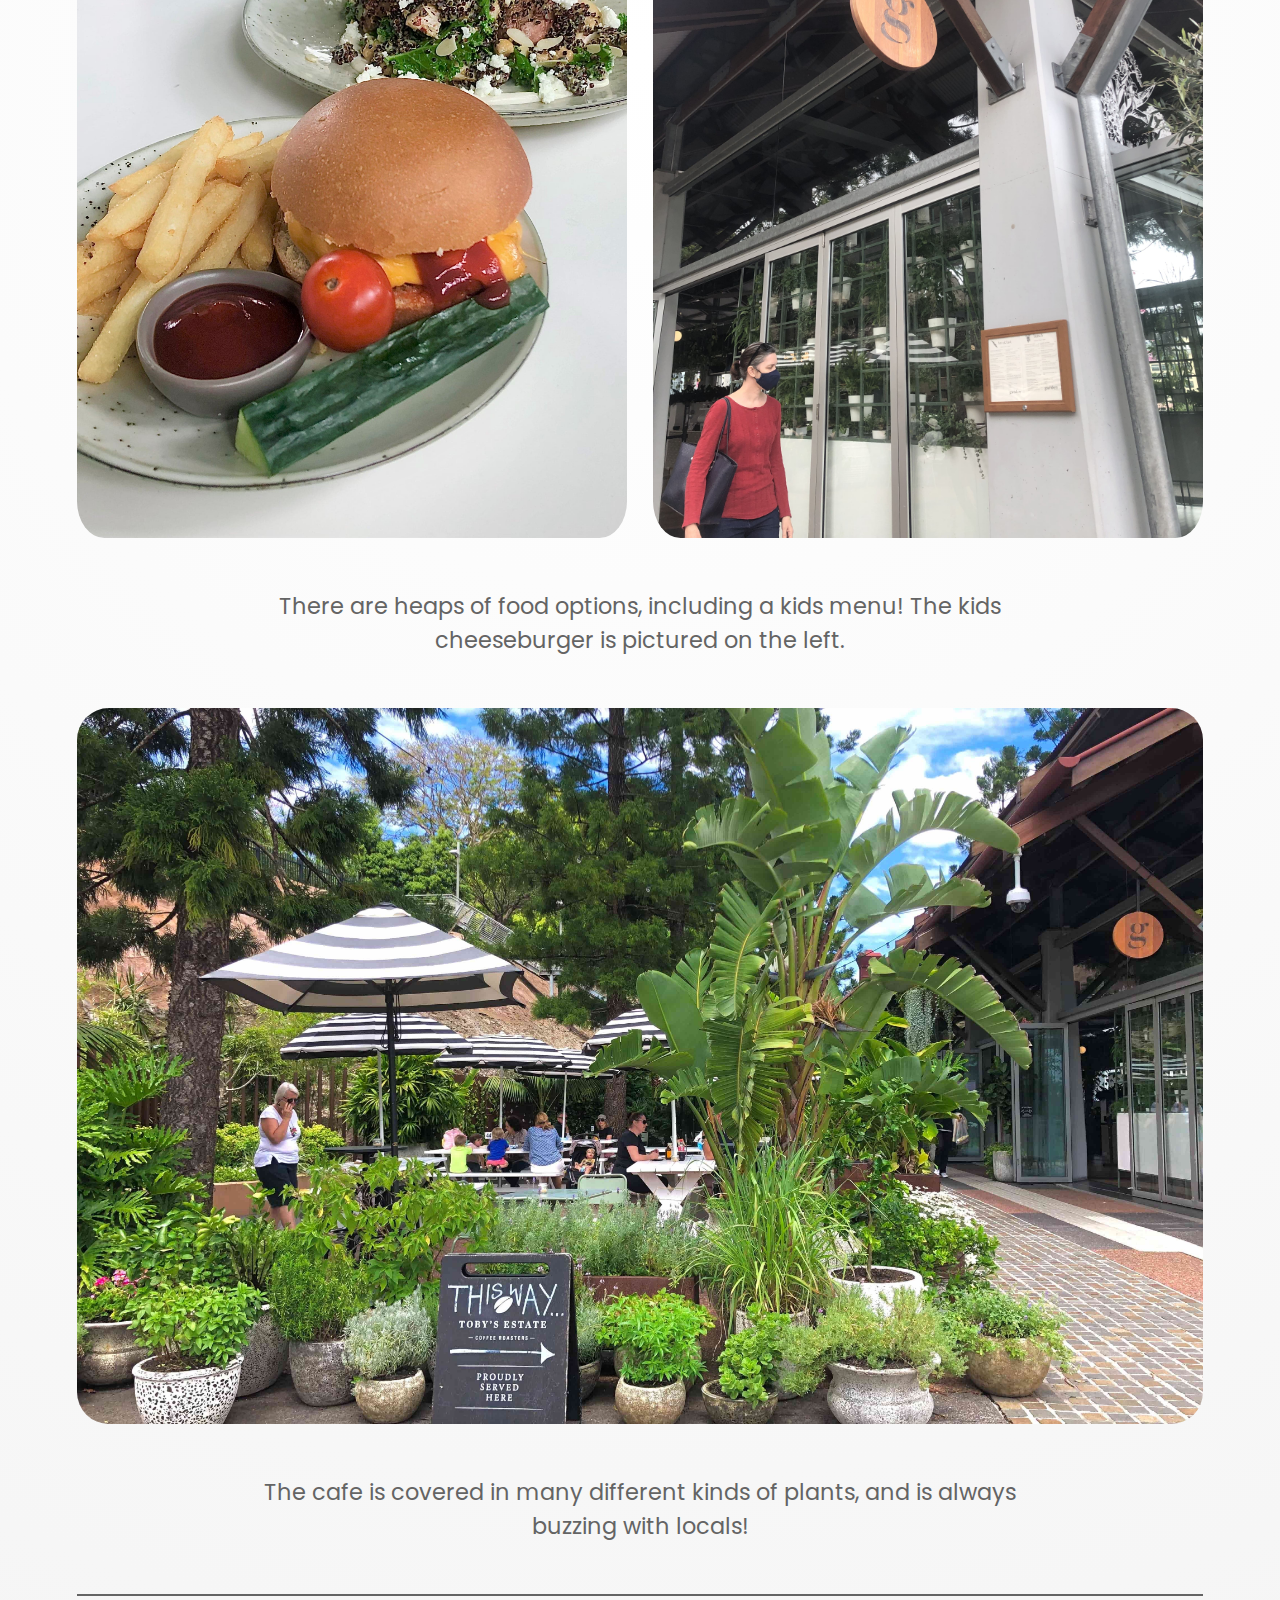
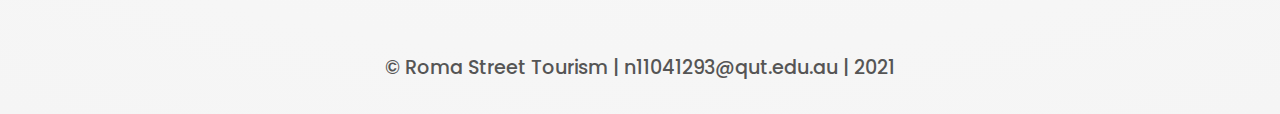
<file: Gardencategories/Cafe.html>
<!DOCTYPE html>

<html lang="en">

<head>
    <title> Roma Street For Kids </title>
    <meta charset="utf-8">
    <meta name="author" content="Sabrina Dragani">
    <meta name="description" content="Roma Street For Kids">
    <meta name="viewport" content="width=device-width, initial-scale=1.0">
    <link rel="stylesheet" href="../Style/Style.css">
</head>

<body>
    <header>
        <nav>
            <ul>
                <li>
                    <a href="../Home.html" aria-label="home button" class="btn">
                        <div class="name"> Home </div>
                    </a>
                </li>
                <li>
                    <a href="../Fun.html" class="btn">
                        <div class="name"> Fun </div>
                    </a>
                </li>
                <li>
                    <a href="../Gardens.html" class="btn">
                        <div class="indicate"><div class="name"> Gardens </div>
                    </div>
                    </a>
                </li>
                <li>
                    <a href="../About.html" aria-label="about page" class="btn">
                        <div class="name"> About </div>
                    </a>
                </li>
            </ul>
        <a href="../Home.html">
        <div class="logo"> Roma Street </div></a>
        <div class ="line"></div>
        </nav>
            <ol>
                <li><a href="../Home.html" aria-label="home breadcrumb link"> Home➜ </a></li>
                <li><a href="../Gardens.html" aria-label="gardens breadcrumb link"> Gardens➜ </a></li>
                <li class="indicate"><a href="Cafe.html" aria-label="garden cafe breadcrumb link"> Garden Cafe </a></li>
            </ol>
    </header>
  <main>
    <h1 class= "h1edit"> The Garden Cafe </h1>
    <div class = "categorytext"> Feeling hungry? The Garden Cafe has lots of yummy options available for you. It's right next to the oval, so run around and have fun while you wait for your food! </div>
    <article class= "fadein">
        <div class="categoryphotolist">
            <img src="../Images/gardencafe.jpg" alt="photo of cafe" class="landscapephoto">
        </div>
    </article>
    <div class="categorytext"> The entrance to the cafe is located directly next to the train platform. You can also get there by walking through the parklands. </div>
    <article class= "fadein">
        <div class="categoryphotolist">
            <img src="../Images/food.jpg" alt="photo of food" class="categoryphotoindividual ">
            <img src="../Images/gardencafe3.jpg" alt="photo of side of cafe" class="categoryphotoindividual ">
        </div>
    </article>
    <div class="categorytext"> There are heaps of food options, including a kids menu! The kids cheeseburger is pictured on the left. </div>
    <article class= "fadein">
        <div class="categoryphotolist">
            <img src="../Images/gardencafe2.jpg" alt="photo of cafe" class="landscapephoto">
        </div>
    </article>
    <div class="categorytext"> The cafe is covered in many different kinds of plants, and is always buzzing with locals! </div>
  </main>
  <div class="line"></div>
  <footer>
      © Roma Street Tourism | n11041293@qut.edu.au | 2021
  </footer>
</body>
</file>
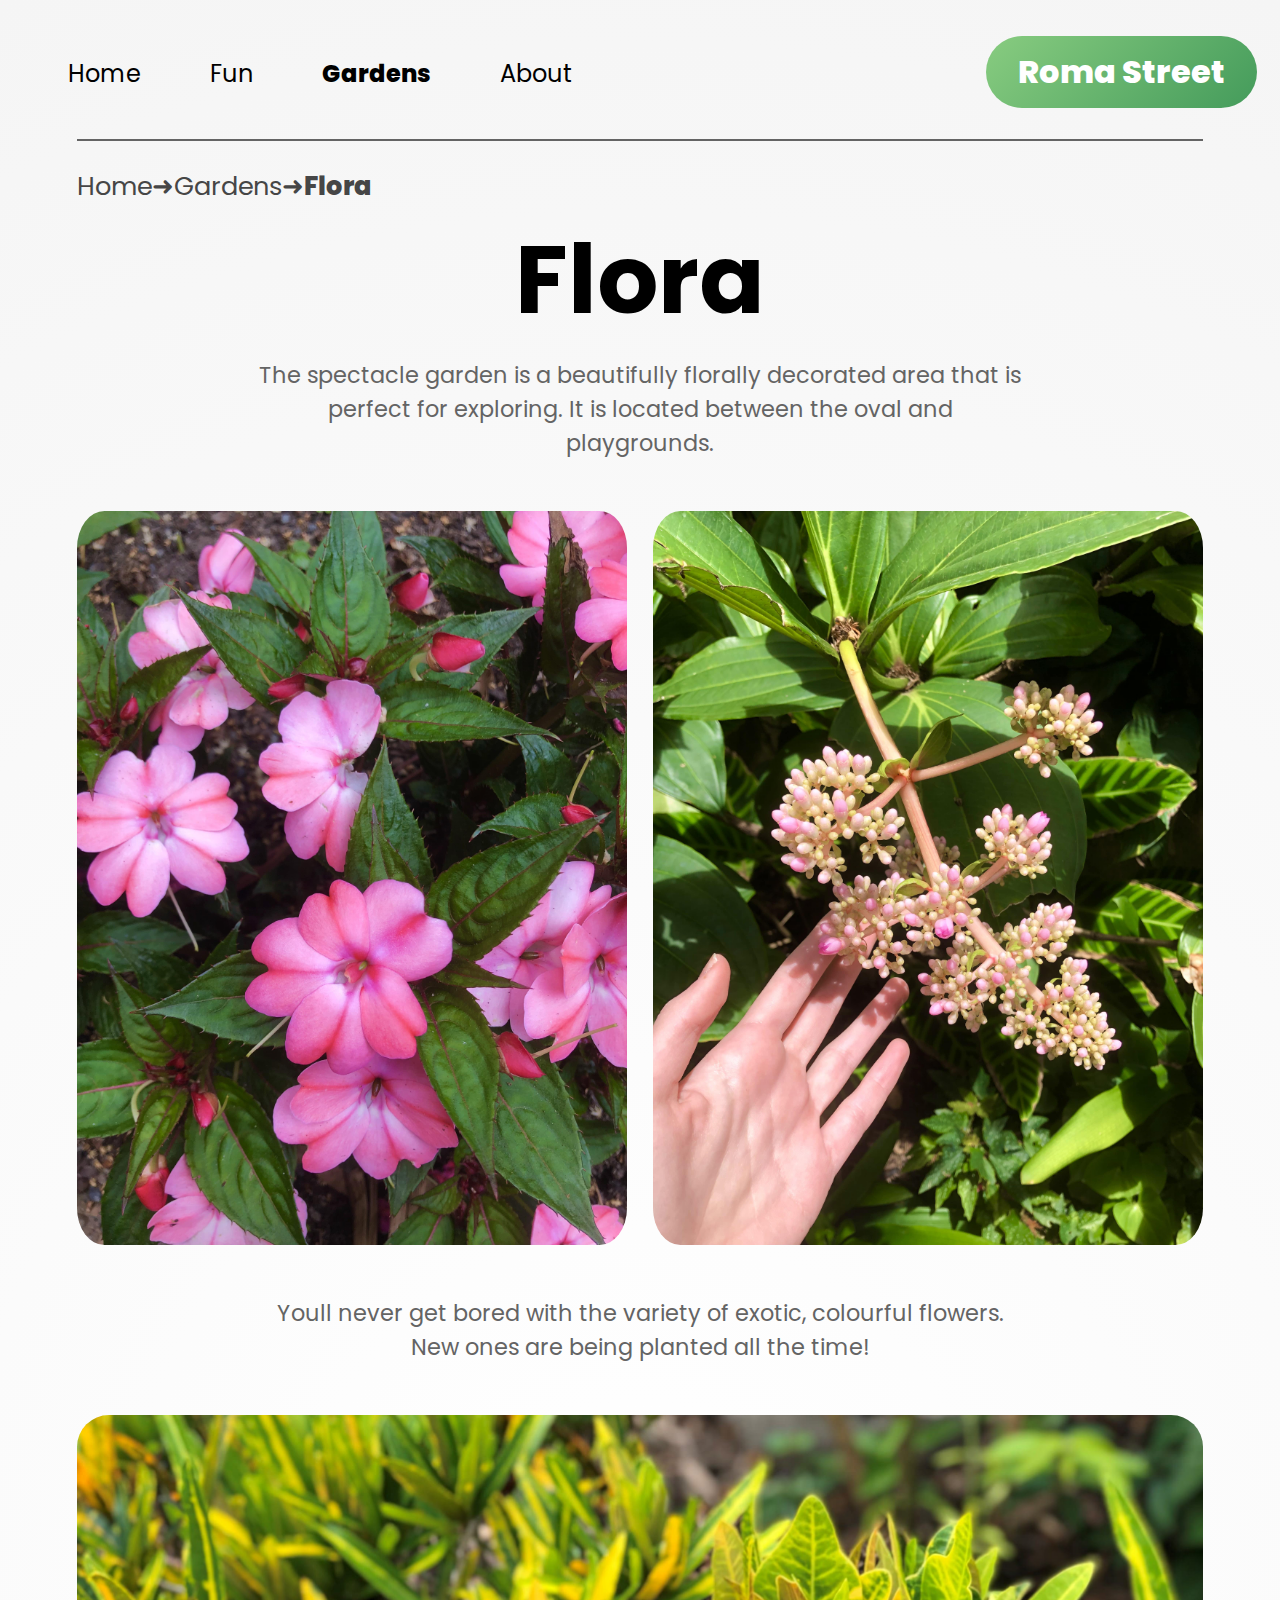
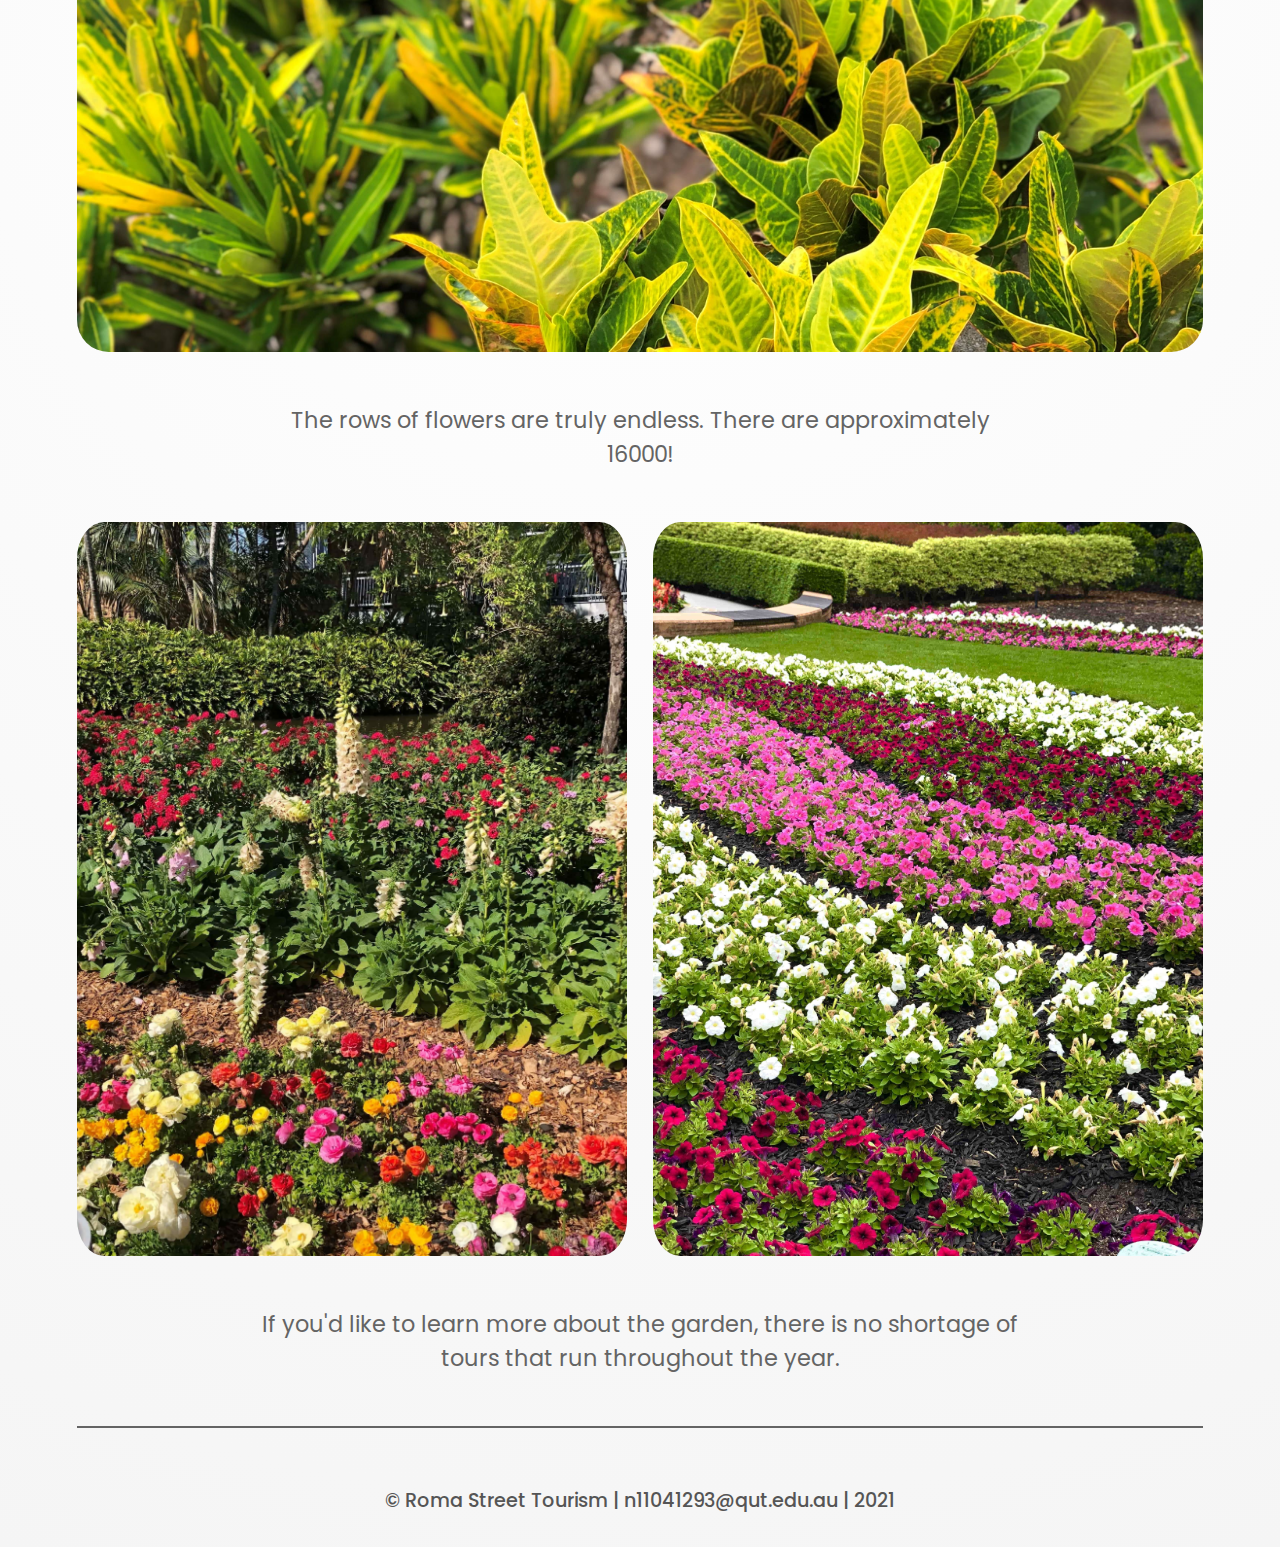
<file: Gardencategories/Flora.html>
<!DOCTYPE html>

<html lang="en">

<head>
    <title> Roma Street For Kids </title>
    <meta charset="utf-8">
    <meta name="author" content="Sabrina Dragani">
    <meta name="description" content="Roma Street For Kids">
    <meta name="viewport" content="width=device-width, initial-scale=1.0">
    <link rel="stylesheet" href="../Style/Style.css">
</head>

<body>
    <header>
        <nav>
            <ul>
                <li>
                    <a href="../Home.html" aria-label="home button" class="btn">
                        <div class="name"> Home </div>
                    </a>
                </li>
                <li>
                    <a href="../Fun.html" class="btn">
                        <div class="name"> Fun </div>
                    </a>
                </li>
                <li>
                    <a href="../Gardens.html" class="btn">
                        <div class="indicate"><div class="name"> Gardens </div>
                        </div>
                    </a>
                </li>
                <li>
                    <a href= "../About.html" aria-label="about page" class="btn">
                        <div class="name"> About </div>
                    </a>
                </li>
            </ul>
        <a href="../Home.html">
            <div class="logo"> Roma Street </div></a>
        <div class ="line"></div>
        </nav>
            <ol>
                <li><a href="../Home.html" aria-label="home breadcrumb link"> Home➜ </a></li>
                <li><a href="../Gardens.html" aria-label="gardens breadcrumb link"> Gardens➜ </a></li>
                <li class="indicate"><a href="Flora.html" aria-label="flora breadcrumb link"> Flora </a></li>
            </ol>
    </header>
  <main>
    <h1 class= "h1edit"> Flora </h1>
    <div class = "categorytext"> The spectacle garden is a beautifully florally decorated area that is perfect for exploring. It is located between the oval and playgrounds. </div>
    <article class= "fadein">
        <div class="categoryphotolist">
            <img src="../Images/pinkflower.jpg" alt="photo of pink flower" class="categoryphotoindividual ">
            <img src="../Images/flowerbuds.jpg" alt="photo of flowerbuds" class="categoryphotoindividual ">
        </div>
    </article>
    <div class="categorytext"> Youll never get bored with the variety of exotic, colourful flowers. New ones are being planted all the time! </div>
    <article class= "fadein">
        <div class="categoryphotolist">
            <img src="../Images/plant.jpg" alt="photo of leafy plant" class="landscapephoto">
        </div>
    </article>
    <div class="categorytext"> The rows of flowers are truly endless. There are approximately 16000! </div>
    <article class= "fadein">
        <div class="categoryphotolist">
            <img src="../Images/flowers.jpg" alt="photo of row of flowers" class="categoryphotoindividual ">
            <img src="../Images/flowerbed.jpg" alt="photo of bed of flowers" class="categoryphotoindividual ">
        </div>
    </article>
    <div class="categorytext"> If you'd like to learn more about the garden, there is no shortage of tours that run throughout the year. </div>
  </main>
  <div class="line"></div>
  <footer>
      © Roma Street Tourism | n11041293@qut.edu.au | 2021
  </footer>
</body>
</file>
<file: Style/Style.css>
@import url('https://fonts.googleapis.com/css2?family=Dancing+Script:wght@600&family=Poppins:wght@200;400;700&display=swap&family=Gochi+Hand&display=swap');
* {
	padding: 0px;
	margin: 0px;
	border: 0px;
}
/*original site format*/
:root {
	font-family: 'Poppins', sans-serif;
	background: radial-gradient(circle, rgba(255,255,255,1) 0%, rgba(245,245,245,1) 100%);
}
/* roma street */
h1 {
	display: flex;
	justify-content: center;
	text-align: center;
	font-family: 'Poppins', sans-serif;
	font-size: 7rem;
	padding-left: 5%;
	padding-right: 5%;
}
@media screen and (max-width:900px) and (min-width:0px) {
	h1{
		font-size: 6rem;
	}
}
@media screen and (max-width:2000px) and (min-width:900px) {
	h1{
		font-size: 9rem;
	}
}
/* adjust h1 position */
.adjust-line-height {
	line-height: 520%;
	margin-top: 3rem;
	margin-bottom: 0.5rem;
}
/* heading 1 on location, food and about pages */
.h1edit {
	font-size: 4rem;
	line-height: 3.3rem;
	margin-top: 10%;
	margin-bottom: 10%;
}
@media screen and (max-width:1000px) and (min-width:600px) {
	.h1edit{
		font-size: 4rem;
		margin-top: 2rem;
		margin-bottom: 2rem;
	}
}
@media screen and (max-width:2000px) and (min-width:1000px) {
	.h1edit{
		font-size: 6rem;
		margin-top: 3rem;
		margin-bottom: 3rem;
	}
}
/* for kids! */
h3 {
	margin-top: 0.2rem;
	margin-bottom: 3%;
	font-family: 'Gochi Hand', cursive;
	font-size: 3.3rem;
	text-align: center;
	transform: rotate(-5deg);
	color: seagreen;
	background-color: transparent;
}
@media screen and (max-width: 600px) and (min-width:0px) {
	h3 {
		margin-bottom: 12%;
	}
}
/* footer attributes */
footer {
	font-family: 'Poppins', sans-serif;
	font-size: 1.1rem;
	margin-top: 1rem;
	padding: 2rem;
	text-align: center;
	font-weight: 500;
	color: rgb(85, 85, 85);
}
@media screen and (max-width:2000px) and (min-width:1000px) {
	footer{
		font-size: 1.2rem;
	}
}
/* nav icon attributes */
.btn {
	color: rgb(0, 0, 0);
	font-size: 1.5rem;
}
/* icons darker on mouse click */
.btn:hover {
	color: rgb(46, 114, 55);
	font-weight: 700;
}
.btn:before {
	color: black;
}
@media screen and (max-width:600px) and (min-width:0px) {
	.btn {
		font-size: 1.3rem;
	}
}
/* determines image fade in */
@keyframes fadein {
	from {
		opacity: 0;
	}
	to {
		opacity: 1;
	}
}
/* determines length of image fade in */
.fadein {
	animation: 1.5s linear fadein;
}
/* home page hero image */
.mainphoto {
	display: flex;
	margin: auto;
	object-fit: cover;
	width: 95%;
	margin-bottom: 0%;
	margin-top: 4%;
	border-radius: 2rem;
	height:auto;
	max-width:100%;
	min-width: 100%;
	min-height: 100%;
	object-position: top;
}
@media screen and (max-width:800px) and (min-width:0px) {
	.mainphoto{
		height: 100vw;
		margin-top: 8%;
	}
}
/* home page photos */
.photocollage {
	width: 100%;
	border-radius: 2rem;
}
/* black small heading text */
.title {
	font-family: 'Poppins', sans-serif;
	font-size: 1.4rem;
	font-weight: 400;
	padding-bottom: 0;
	font-weight: bold;
	background-color: transparent;
	margin-top: 5%;
	margin-left: 5%;
	color: black;
}
/* icons darker on mouse click */
.title:hover {
	color: rgb(46, 114, 55);
	font-weight: 700;
}
.title:before {
	color: black;
}
/* entire nav bar */
ul {
	font-family: 'Poppins', sans-serif;
	margin-top: 2.5rem;
	margin-bottom: 2.5rem;
	display: flex;
	list-style: none;
	justify-content: space-evenly;
}
@media screen and (max-width:600px) and (min-width:0px) {
	ul {
		margin-top: 2rem;
		margin-bottom: 0px;
	}
}
@media screen and (max-width:900px) and (min-width:0px) {
	ul {
		justify-content: space-evenly;
		margin-top: 1.8rem;
	}
}
@media screen and (max-width:2000px) and (min-width:900px) {
	ul {
		justify-content: space-evenly;
		max-width: 50%;
	}
}
/* nav bar decorations */
ul li a {
	text-decoration: none;
}
/*name of nav bar buttons*/
.name {
	margin-top: 1rem;
}
@media screen and (max-width:1000px) and (min-width:0px) {
	.name {
		margin-top: 0rem;
	}
}
/* the grey line for header and footer */
.line {
	border-bottom: 2px solid rgb(100, 100, 100);
	display: flex;
	margin: auto;
	width: 80%;
	margin-top: 3rem;
	margin-bottom: 2%;
}
@media screen and (max-width:600px) and (min-width:0px) {
	.line {
		margin-top: 1.5rem;
	}
}
@media screen and (max-width:1000px) and (min-width:600px) {
	.line {
		margin-top: 2rem;
	}
}
@media screen and (max-width:2000px) and (min-width:1000px) {
	.line {
		margin-top: 3rem;
		width: 88%;
	}
}
/* large initial text on home page */
.herotext {
	font-family: 'Poppins', sans-serif;
	margin-left: 10%;
	margin-right: 10%;
	margin-bottom: 1.5rem;
	margin-top: 2.5rem;
	font-size: 2rem;
	color: black;
	text-decoration: none;
	font-weight: 500;
	padding-top: 4%;
	padding-bottom: 4%;
	padding-left: 10%;
	padding-right: 10%;
	text-align: center;
}
@media screen and (max-width: 600px) and (min-width:0px) {
	.herotext {
		font-size: 20px;
	}
}
/* individual curved information tabs */
.card {
	box-shadow: rgba(149, 157, 165, 0.2) 0px 8px 24px;
}
/*lot of curved information tabs*/
.cardrow {
	display: flex;
	flex-wrap: wrap;
	justify-content: center;
}
@media screen and (max-width: 600px) and (min-width:0px) {
	.card {
		padding: 5%;
		background-color: rgb(255, 255, 255);
		border-radius: 3rem;
		margin: 1rem;
	}
}
@media screen and (max-width: 1000px) and (min-width: 600px) {
	.card {
		padding: 3%;
		background-color: rgb(255, 255, 255);
		border-radius: 3rem;
		max-width: 36%;
		min-width: 36%;
		margin: 1rem;
	}
}
@media screen and (max-width: 2000px) and (min-width:1000px) {
	.card {
		padding: 1%;
		background-color: rgb(255, 255, 255);
		border-radius: 3rem;
		margin: 0.8rem;
		max-width: 20%;
		min-width: 17%;
	}
}
/* image of map */
.map {
	margin: auto;
}
@media screen and (max-width: 600px) and (min-width:0px) {
	.map {
		max-width:90%;
		min-width: 90%;
		margin-left: 5%;
		margin-top: 3%;
	}
}
@media screen and (max-width: 1000px) and (min-width:600px) {
	.map {
		max-width:60%;
		min-width: 60%;
		margin-left: 23%;
	}
}
@media screen and (max-width: 2000px) and (min-width:1000px) {
	.map {
		max-width:40%;
		min-width: 40%;
		margin-left: 45%;
		margin-top: 5%;
	}
}
/* main title of map */
.maptitle {
	font-weight: 800;
}
@media screen and (max-width: 600px) and (min-width:0px) {
	.maptitle {
		margin-left: 23%;
		text-align: center;
		display: flex;
		flex-wrap: wrap;
		line-height: 3rem;
		font-size: 3rem;
		text-align: center;
		margin-top: 2rem;
		margin-bottom: 5%;
	}
}
@media screen and (max-width: 1000px) and (min-width:600px) {
	.maptitle {
		font-size: 4rem;
		text-align: center;
		margin-top: 2rem;
	}
}
@media screen and (max-width: 2000px) and (min-width:1000px) {
	.maptitle {
		margin-left: 25%;
		position: absolute;
		font-size: 7rem;
		margin-top: 25%;
		word-spacing: 999999999px;
		line-height: 5.5rem;
		background-color: transparent;
	}
}
/* further context of map */
@media screen and (max-width: 1339px) and (min-width:0px) {
	.maptext {
		color: transparent;
		position: absolute;
		z-index: -1;
	}
}
@media screen and (max-width: 2000px) and (min-width:1339px) {
	.maptext {
		color: rgb(100, 100, 100);
		position: absolute;
		margin-top: 40%;
		margin-left: 25%;
		margin-right: 55%;
		background-color: transparent;
		font-size: 1.3rem;
	}
}
/* text within the category pages- 'cafe', 'flora', 'gardens', 'fun', 'playground' and 'wildlife' */
.categorytext {
	margin-top: 2%;
	margin-bottom: 2%;
	margin-left: 20%;
	margin-right: 20%;
	color: rgb(100, 100, 100);
	text-align: center;
}
@media screen and (max-width:600px) and (min-width:0px) {
	.categorytext{
		margin-left: 10%;
		margin-right: 10%;
		margin-bottom: 5%;
	}
}
@media screen and (max-width:1000px) and (min-width:600px) {
	.categorytext{
		font-size: 1.2rem;
		margin-top: 5%;
		margin-bottom: 5%;
		margin-left: 10%;
		margin-right: 10%;
	}
}
@media screen and (max-width:2000px) and (min-width:1000px) {
	.categorytext{
		font-size: 1.4rem;
		margin-bottom: 4%;
		margin-top: 4%;
	}
}
/* information tabs within the category pages- 'gardens' and 'fun' */
.categorycard {
	box-shadow: rgba(149, 157, 165, 0.2) 0px 8px 24px;
}
/* row of category page information tabs */
.categorycardrow {
	display: flex;
	flex-wrap: wrap;
	justify-content: center;
}
@media screen and (max-width: 600px) and (min-width:0px) {
	.categorycard {
		padding: 5%;
		background-color: rgb(255, 255, 255);
		border-radius: 3rem;
		margin: 1rem;
	}
}
@media screen and (max-width: 1000px) and (min-width: 600px) {
	.categorycard {
		padding: 3%;
		background-color: rgb(255, 255, 255);
		border-radius: 3rem;
		max-width: 36%;
		min-width: 36%;
		margin: 1rem;
	}
}
@media screen and (max-width: 2000px) and (min-width:1000px) {
	.categorycard {
		padding: 2%;
		background-color: rgb(255, 255, 255);
		border-radius: 3rem;
		margin: 2rem;
		max-width: 40%;
		min-width: 40%;
	}
}
/* breadcrumb */
ol {
	margin-left: 10%;
	list-style: none;
	display: flex;
	text-transform: capitalize;
}
ol:hover {
	color: rgb(46, 114, 55);
}
ol:before {
	color: black;
}
@media screen and (max-width:600px) and (min-width:0px) {
	ol {
		margin-left: 31px;
		margin-top:10px;
	}
}
@media screen and (max-width:2000px) and (min-width:1000px) {
	ol {
		margin-left: 6%;
	}
}
/* breadcrumb individual text */
a {
	text-decoration: none;
	color: rgb(70, 70, 70);
	font-size: 1.3rem;
}
a:hover {
	color: black;
	font-weight: 700;
}
@media screen and (max-width:600px) and (min-width:0px) {
	a {
		font-size: 1.2rem;
	}
}
@media screen and (max-width:2000px) and (min-width:1000px) {
	a {
		font-size: 1.6rem;
	}
}
/* lot of photos within the category pages 'playground', 'wildlife', 'garden cafe' and 'flora' */
.categoryphotolist {
	border-radius: 2rem;
	display: flex;
	flex-wrap: wrap;
	justify-content: center;
}
/* individual photos within the category pages 'playground', 'wildlife', 'garden cafe' and 'flora' */
.categoryphotoindividual {
	border-radius: 5%;
	object-fit: cover;
}
@media screen and (max-width: 600px) and (min-width:0px) {
	.categoryphotoindividual {
		width: 100%;
		margin-top:3%;
		margin-bottom: 3%;
	}
}
@media screen and (max-width: 2000px) and (min-width:600px) {
	.categoryphotoindividual {
		width: 43%;
		margin-left:1%;
		margin-right:1%;
	}
}
/* individual landscape photos within the category pages 'playground', 'wildlife', 'garden cafe' and 'flora' */
.landscapephoto {
	border-radius: 2rem;
}
@media screen and (max-width: 600px) and (min-width:0px) {
	.landscapephoto {
		width: 100%;
		margin-top: 3%;
		margin-bottom: 5%;
	}
}
@media screen and (max-width: 1000px) and (min-width:600px) {
	.landscapephoto {
		width: 88%;
		object-fit: cover;
	}
}
@media screen and (max-width: 2000px) and (min-width:1000px) {
	.landscapephoto {
		width: 88%;
	}
}
/* margin assist */
@media screen and (max-width: 2000px) and (min-width:1000px) {
	.blank {
		padding: 1rem;
	}
}
@media screen and (max-width: 1000px) and (min-width:0px) {
	.blank {
		padding: 0.5rem;
	}
}
/* information tab titles of 'gardens' and 'fun' category pages */
.categorytitle {
	font-family: 'Poppins', sans-serif;
	font-size: 1.5rem;
	font-weight: 400;
	padding-bottom: 0;
	font-weight: bold;
	background-color: transparent;
	margin-top: 5%;
	margin-left: 5%;
	color: black;
}
@media screen and (max-width:1000px) and (min-width:0px) {
	.categorytitle {
		font-size: 1.3rem;
	}
}
.categorytitle:hover {
	color: rgb(46, 114, 55);
	font-weight: 700;
}
.categorytitle:before {
	color: black;
	font-weight: 700;
}
/* information tab sub-text of 'gardens' and 'fun' category pages */
.categorytabtext {
	display: flex;
	font-family: 'Poppins', sans-serif;
	font-size: 1.2rem;
	color: rgb(100, 100, 100);
	margin-left: 5%;
	margin-right: 5%;
	margin-bottom: 5%;
	text-decoration: none;
	font-weight: 500;
	background-color: transparent;
}
@media screen and (max-width:1000px) and (min-width:0px) {
	.categorytabtext {
		font-size: 1rem;
	}
}
/* titles of 'about' page */
.abouttitle {
	font-weight: 700;
	margin-left: 10%;
	margin-right: 10%;
	font-size: 2rem;
	margin-top: 2.5rem;
}
@media screen and (max-width:600px) and (min-width:0px) {
	.abouttitle{
		font-size: 1.6rem;
	}
}
@media screen and (max-width:2000px) and (min-width:1000px) {
	.abouttitle{
		font-size: 2.1rem;
	}
}
/* text of 'about' page */
.abouttext {
	margin-left: 12%;
	margin-right: 12%;
	margin-top: 2%;
	color: rgb(100, 100, 100);
}
@media screen and (max-width:600px) and (min-width:0px) {
	.abouttext{
		font-size: 1rem;
	}
}
@media screen and (max-width:1000px) and (min-width:600px) {
	.abouttext{
		font-size: 1rem;
	}
}
@media screen and (max-width:2000px) and (min-width:600px) {
	.abouttext{
		font-size: 1.4rem;
	}
}
/* contact details of 'about' page */
.abouttextcontact {
	margin-left: 12%;
	margin-right: 12%;
	margin-top: 2%;
	color: rgb(55, 133, 79);
	font-weight: 500;
	font-size: 1.7rem;
	line-height: 1.3rem;
}
@media screen and (max-width:1000px) and (min-width:600px) {
	.abouttextcontact{
		font-size: 1.5rem;
	}
}
@media screen and (max-width:600px) and (min-width:0px) {
	.abouttextcontact{
		font-size: 1.1rem;
		line-height: 1.7rem;
	}
}
.abouttextcontact:hover {
	font-weight: bold;
}
/* indicates which page the user is on with bold text */
.indicate {
	font-weight: 800;
}
/* Roma Street logo in top right corner on desktop version */
@media screen and (max-width:2000px) and (min-width:900px) {
	.logo{
		position: absolute;
		font-size: 2rem;
		color: white;
		display: flex;
		flex-direction: column-reverse;
		margin-left: 77%;
		top:4%;
		font-weight: 800;
		line-height: 2.5rem;
		padding-left: 2rem;
		padding-right: 2rem;
		padding-top: 1rem;
		padding-bottom: 1rem;
		border-radius: 4rem;
		background-color: rgb(207,249,218);
		background: linear-gradient(315deg, rgb(68, 155, 91) 0%, rgb(136, 204, 128) 100%);
	}
}
@media screen and (max-width:900px) and (min-width:0px) {
	.logo{
		position: absolute;
		color: transparent;
	}
}
@media screen and (max-width:2000px) and (min-width:900px) {
	.logo:hover{
		color: rgb(14, 26, 15);
	}
}
</file>
